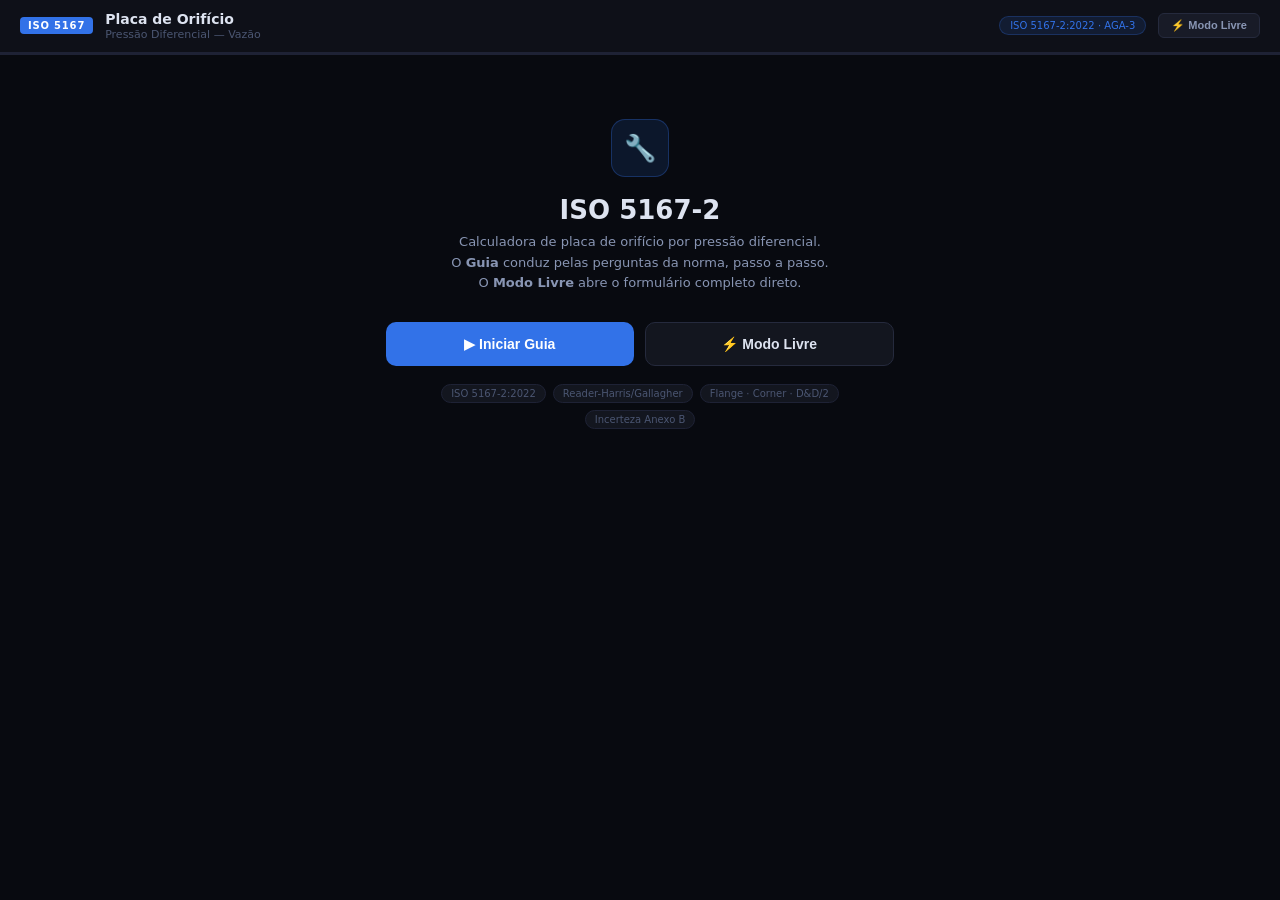
<file: iso5167_calc/templates/index.html>
<!DOCTYPE html>
<html lang="pt-BR">
<head>
<meta charset="UTF-8">
<meta name="viewport" content="width=device-width, initial-scale=1.0">
<title>ISO 5167-2 — Placa de Orifício</title>
<style>
:root {
  --bg:#080a10;--s1:#0e1018;--s2:#13161f;--s3:#181b27;
  --bd:#1e2235;--bd2:#252a3d;
  --acc:#3272e8;--acc-d:rgba(50,114,232,.13);
  --green:#10b981;--green-d:rgba(16,185,129,.13);
  --amber:#f59e0b;--amber-d:rgba(245,158,11,.13);
  --red:#ef4444;--red-d:rgba(239,68,68,.13);
  --purple:#8b5cf6;
  --t1:#dde3f0;--t2:#8895b3;--t3:#4b5672;
  --r:8px;--r2:12px;
}
*,*::before,*::after{box-sizing:border-box;margin:0;padding:0}
html{font-size:14px;height:100%}
body{background:var(--bg);color:var(--t1);font-family:'Segoe UI',system-ui,sans-serif;min-height:100vh;display:flex;flex-direction:column}

.hdr{display:flex;align-items:center;gap:12px;padding:11px 20px;border-bottom:1px solid var(--bd);background:var(--s1);position:sticky;top:0;z-index:100;flex-shrink:0;flex-wrap:wrap;row-gap:6px}
.hdr-logo{background:var(--acc);color:#fff;font-size:10px;font-weight:800;padding:3px 8px;border-radius:4px;letter-spacing:.8px;white-space:nowrap}
.hdr-title{font-size:14px;font-weight:600;line-height:1.2}
.hdr-sub{font-size:11px;color:var(--t3)}
.hdr-norm{margin-left:auto;font-size:10px;color:var(--acc);background:var(--acc-d);border:1px solid rgba(50,114,232,.25);padding:3px 10px;border-radius:20px;white-space:nowrap}
.btn-free{font-size:11px;font-weight:600;color:var(--t2);background:var(--s3);border:1px solid var(--bd2);border-radius:6px;padding:5px 12px;cursor:pointer;transition:all .15s;white-space:nowrap}
.btn-free:hover{color:var(--t1);border-color:var(--acc)}

.progress-bar{height:2px;background:var(--bd);flex-shrink:0}
.progress-fill{height:100%;background:var(--acc);transition:width .4s ease}

#wizard{flex:1;display:flex;flex-direction:column;align-items:center;padding:28px 16px 48px;overflow-y:auto}
.step-wrap{width:100%;max-width:620px}
.step-label{font-size:10px;font-weight:700;letter-spacing:1.2px;color:var(--t3);text-transform:uppercase;margin-bottom:5px}
.step-title{font-size:20px;font-weight:700;margin-bottom:4px;line-height:1.25}
.step-desc{font-size:13px;color:var(--t2);margin-bottom:24px;line-height:1.5}

.choices{display:flex;flex-direction:column;gap:9px}
.choice-card{display:flex;align-items:flex-start;gap:13px;background:var(--s2);border:1.5px solid var(--bd);border-radius:var(--r2);padding:14px;cursor:pointer;transition:all .15s;position:relative}
.choice-card:hover{border-color:var(--bd2);background:var(--s3)}
.choice-card.selected{border-color:var(--acc);background:var(--acc-d)}
.choice-card .icon{font-size:20px;width:38px;height:38px;display:flex;align-items:center;justify-content:center;background:var(--s3);border-radius:8px;flex-shrink:0}
.choice-card .lbl{font-size:13px;font-weight:600;margin-bottom:2px}
.choice-card .note{font-size:12px;color:var(--t2);line-height:1.4}
.choice-card .ref{font-size:10px;color:var(--acc);margin-top:4px;font-family:monospace}
.choice-card .chk{position:absolute;top:12px;right:12px;width:18px;height:18px;border-radius:50%;border:1.5px solid var(--bd2);display:flex;align-items:center;justify-content:center;font-size:10px;color:#fff}
.choice-card.selected .chk{background:var(--acc);border-color:var(--acc)}

.form-grid{display:grid;grid-template-columns:1fr 1fr;gap:11px}
.form-grid.g3{grid-template-columns:1fr 1fr 1fr}
.form-grid.g1{grid-template-columns:1fr}
@media(max-width:480px){.form-grid,.form-grid.g3{grid-template-columns:1fr}}

.field{display:flex;flex-direction:column;gap:4px}
.field label{font-size:11px;font-weight:600;color:var(--t2);letter-spacing:.2px}
.field-row{display:flex;gap:5px}
.field-row input{flex:1;min-width:0}
.unit-tag{background:var(--s1);border:1px solid var(--bd);border-radius:6px;padding:0 9px;font-size:11px;color:var(--t3);display:flex;align-items:center;white-space:nowrap}
input,select{background:var(--s1);border:1px solid var(--bd);color:var(--t1);border-radius:6px;padding:8px 10px;font-size:13px;width:100%;transition:border-color .15s;font-family:inherit}
input:focus,select:focus{outline:none;border-color:var(--acc)}
input[readonly]{color:var(--acc);font-weight:600;cursor:default}
.hint{font-size:10px;color:var(--t3)}

.presets{display:flex;gap:6px;flex-wrap:wrap;margin-bottom:12px}
.preset-btn{background:var(--s2);border:1px solid var(--bd);color:var(--t2);border-radius:6px;padding:6px 11px;font-size:11px;font-weight:600;cursor:pointer;transition:all .15s;text-align:center}
.preset-btn:hover{border-color:var(--bd2);color:var(--t1)}
.preset-btn.active{background:rgba(139,92,246,.15);border-color:var(--purple);color:var(--t1)}
.preset-sub{font-size:10px;color:var(--t3);display:block;font-weight:400;margin-top:1px}

.beta-display{background:var(--s3);border:1px solid var(--bd2);border-radius:8px;padding:11px 14px;display:flex;gap:20px;margin-top:6px;flex-wrap:wrap}
.bkv .k{font-size:10px;color:var(--t3);text-transform:uppercase;letter-spacing:.4px;margin-bottom:2px}
.bkv .v{font-size:15px;font-weight:700}
.bkv .v.ok{color:var(--green)}.bkv .v.warn{color:var(--amber)}.bkv .v.bad{color:var(--red)}

.sec-card{background:var(--s2);border:1px solid var(--bd);border-radius:var(--r2);padding:14px;margin-bottom:12px}
.sec-head{font-size:10px;font-weight:700;color:var(--t3);text-transform:uppercase;letter-spacing:.7px;margin-bottom:11px;display:flex;align-items:center;gap:7px}
.sec-head .dot{width:6px;height:6px;border-radius:50%;flex-shrink:0}

.nav-row{display:flex;gap:9px;margin-top:24px}
.btn-back{background:var(--s2);border:1px solid var(--bd);color:var(--t2);border-radius:8px;padding:10px 18px;font-size:13px;font-weight:600;cursor:pointer;transition:all .15s}
.btn-back:hover{border-color:var(--bd2);color:var(--t1)}
.btn-next{flex:1;background:var(--acc);border:none;color:#fff;border-radius:8px;padding:10px 18px;font-size:13px;font-weight:700;cursor:pointer;transition:opacity .15s}
.btn-next:hover{opacity:.88}
.btn-next:disabled{opacity:.35;cursor:not-allowed}
.btn-calc{flex:1;background:linear-gradient(135deg,#3272e8,#5b4ff5);border:none;color:#fff;border-radius:8px;padding:12px 18px;font-size:14px;font-weight:700;cursor:pointer;transition:opacity .15s}
.btn-calc:hover{opacity:.88}

/* Results */
#results{flex:1;padding:22px 16px 48px;display:flex;flex-direction:column;align-items:center;overflow-y:auto}
.res-wrap{width:100%;max-width:940px}

.verdict{border-radius:var(--r2);padding:16px 18px;margin-bottom:18px;display:flex;align-items:center;gap:12px;flex-wrap:wrap}
.verdict.go {background:var(--green-d);border:1.5px solid rgba(16,185,129,.35)}
.verdict.warn{background:var(--amber-d);border:1.5px solid rgba(245,158,11,.35)}
.verdict.nogo{background:var(--red-d)  ;border:1.5px solid rgba(239,68,68,.35)}
.verdict-icon{font-size:28px}
.verdict-title{font-size:18px;font-weight:800}
.verdict.go .verdict-title{color:var(--green)}.verdict.warn .verdict-title{color:var(--amber)}.verdict.nogo .verdict-title{color:var(--red)}
.verdict-sub{font-size:12px;color:var(--t2);margin-top:2px}
.btn-edit{margin-left:auto;background:var(--s2);border:1px solid var(--bd2);color:var(--t2);border-radius:6px;padding:6px 13px;font-size:12px;font-weight:600;cursor:pointer;transition:all .15s;white-space:nowrap}
.btn-edit:hover{color:var(--t1);border-color:var(--acc)}

.metrics-grid{display:grid;grid-template-columns:repeat(auto-fit,minmax(170px,1fr));gap:9px;margin-bottom:14px}
.metric{background:var(--s2);border:1px solid var(--bd);border-radius:var(--r2);padding:13px}
.metric-label{font-size:10px;color:var(--t3);text-transform:uppercase;letter-spacing:.4px;margin-bottom:5px}
.metric-val{font-size:22px;font-weight:800;line-height:1}
.metric-unit{font-size:11px;color:var(--t2);margin-top:3px}
.metric.ok .metric-val{color:var(--green)}.metric.warn .metric-val{color:var(--amber)}.metric.bad .metric-val{color:var(--red)}.metric.neu .metric-val{color:var(--t1)}

.gauge-wrap{background:var(--s2);border:1px solid var(--bd);border-radius:var(--r2);padding:14px;margin-bottom:14px}
.gauge-title{font-size:10px;color:var(--t3);text-transform:uppercase;letter-spacing:.4px;margin-bottom:11px}
.gauge-track{position:relative;background:var(--s1);border-radius:6px;height:34px;overflow:hidden;border:1px solid var(--bd)}
.gauge-fill{position:absolute;left:0;top:0;height:100%;border-radius:6px;transition:width .5s ease}
.gauge-lbl{position:absolute;inset:0;display:flex;align-items:center;justify-content:center;font-size:12px;font-weight:700;color:#fff;text-shadow:0 1px 3px rgba(0,0,0,.9);z-index:1}
.gauge-mark{position:absolute;top:0;bottom:0;width:1px;background:rgba(255,255,255,.2);z-index:2}
.gauge-marks-label{display:flex;justify-content:space-between;margin-top:4px;font-size:10px;color:var(--t3);padding:0 2px}
.gauge-range{display:grid;grid-template-columns:repeat(auto-fit,minmax(140px,1fr));gap:8px;margin-top:10px}
.gauge-kv{background:var(--s1);border-radius:6px;padding:9px 11px;border:1px solid var(--bd)}
.gauge-kv .k{font-size:10px;color:var(--t3);margin-bottom:3px}
.gauge-kv .v{font-size:14px;font-weight:700}

.criteria-list{background:var(--s2);border:1px solid var(--bd);border-radius:var(--r2);overflow:hidden;margin-bottom:14px}
.crit-head{padding:9px 13px;border-bottom:1px solid var(--bd);font-size:10px;color:var(--t3);text-transform:uppercase;letter-spacing:.7px;display:flex;gap:7px;align-items:center}
.crit{display:flex;align-items:center;gap:11px;padding:9px 13px;border-bottom:1px solid rgba(255,255,255,.025)}
.crit:last-child{border-bottom:none}
.crit-bar{width:3px;align-self:stretch;border-radius:2px;flex-shrink:0}
.crit.ok .crit-bar{background:var(--green)}.crit.warn .crit-bar{background:var(--amber)}.crit.bad .crit-bar{background:var(--red)}.crit.info .crit-bar{background:var(--acc)}
.crit-icon{font-size:13px;width:20px;text-align:center;flex-shrink:0}
.crit-name{font-size:12px;font-weight:600;color:var(--t1)}
.crit-label{flex:1;font-size:11px;color:var(--t3)}
.crit-val{font-size:12px;font-weight:600;text-align:right}
.crit.ok .crit-val{color:var(--green)}.crit.warn .crit-val{color:var(--amber)}.crit.bad .crit-val{color:var(--red)}.crit.info .crit-val{color:var(--acc)}

.cmp-wrap{background:var(--s2);border:1px solid var(--bd);border-radius:var(--r2);overflow:hidden;margin-bottom:14px}
.cmp-head{padding:9px 13px;border-bottom:1px solid var(--bd);font-size:10px;color:var(--t3);text-transform:uppercase;letter-spacing:.7px}
.cmp-table{width:100%;border-collapse:collapse;font-size:12px}
.cmp-table th{background:var(--s1);padding:7px 11px;text-align:left;color:var(--t3);font-size:10px;text-transform:uppercase;letter-spacing:.4px;border-bottom:1px solid var(--bd)}
.cmp-table td{padding:8px 11px;border-bottom:1px solid rgba(255,255,255,.025)}
.cmp-table tr:last-child td{border-bottom:none}
.cmp-table tr.cur td{background:rgba(50,114,232,.07)}
.bar-mini{display:flex;align-items:center;gap:6px}
.bar-track{flex:1;height:5px;background:var(--s1);border-radius:3px;overflow:hidden}
.bar-fill-mini{height:100%;border-radius:3px}

.unc-wrap{background:var(--s2);border:1px solid var(--bd);border-radius:var(--r2);padding:13px;margin-bottom:14px}
.unc-head{font-size:10px;color:var(--t3);text-transform:uppercase;letter-spacing:.7px;margin-bottom:9px}
.unc-grid{display:grid;grid-template-columns:repeat(auto-fit,minmax(130px,1fr));gap:7px}
.unc-item{background:var(--s1);border-radius:6px;padding:9px 11px;border:1px solid var(--bd)}
.unc-k{font-size:10px;color:var(--t3);margin-bottom:2px}
.unc-v{font-size:14px;font-weight:700}

/* Welcome */
.welcome-wrap{display:flex;flex-direction:column;align-items:center;text-align:center;padding:36px 16px;max-width:540px;margin:0 auto}
.welcome-logo{width:58px;height:58px;background:var(--acc-d);border:1px solid rgba(50,114,232,.3);border-radius:14px;display:flex;align-items:center;justify-content:center;font-size:26px;margin-bottom:18px}
.welcome-title{font-size:26px;font-weight:800;margin-bottom:7px}
.welcome-sub{font-size:13px;color:var(--t2);line-height:1.6;margin-bottom:28px}
.welcome-actions{display:flex;gap:11px;width:100%;flex-wrap:wrap}
.btn-wizard{flex:1;min-width:150px;background:var(--acc);border:none;color:#fff;border-radius:10px;padding:13px 18px;font-size:14px;font-weight:700;cursor:pointer;transition:opacity .15s}
.btn-wizard:hover{opacity:.88}
.btn-libre{flex:1;min-width:150px;background:var(--s2);border:1.5px solid var(--bd2);color:var(--t1);border-radius:10px;padding:13px 18px;font-size:14px;font-weight:600;cursor:pointer;transition:all .15s}
.btn-libre:hover{border-color:var(--acc)}
.norm-badges{display:flex;gap:7px;margin-top:18px;flex-wrap:wrap;justify-content:center}
.norm-badge{font-size:10px;color:var(--t3);background:var(--s2);border:1px solid var(--bd);border-radius:20px;padding:3px 9px}

/* Free mode */
#free-mode{flex:1;display:grid;grid-template-columns:320px 1fr;overflow:hidden}
@media(max-width:800px){#free-mode{grid-template-columns:1fr;overflow:visible}}
.free-sidebar{border-right:1px solid var(--bd);padding:16px;overflow-y:auto;display:flex;flex-direction:column;gap:10px;background:var(--s1)}
.free-results{padding:18px;overflow-y:auto;background:var(--bg)}
.toggle-row{display:flex;gap:7px}
.toggle-btn{flex:1;padding:7px;border-radius:6px;border:1px solid var(--bd);background:transparent;color:var(--t2);cursor:pointer;font-size:12px;font-weight:600;transition:all .15s}
.toggle-btn.active{background:var(--acc);border-color:var(--acc);color:#fff}
.tag-iso{font-size:10px;background:var(--acc-d);color:var(--acc);border:1px solid rgba(50,114,232,.25);border-radius:4px;padding:1px 5px;font-family:monospace}
.divider{height:1px;background:var(--bd);margin:3px 0}
.hidden{display:none!important}
</style>
</head>
<body>

<header class="hdr">
  <div class="hdr-logo">ISO 5167</div>
  <div><div class="hdr-title">Placa de Orifício</div><div class="hdr-sub">Pressão Diferencial — Vazão</div></div>
  <div class="hdr-norm">ISO 5167-2:2022 · AGA-3</div>
  <button class="btn-free" onclick="showFree()">⚡ Modo Livre</button>
</header>
<div class="progress-bar"><div class="progress-fill" id="prog" style="width:0%"></div></div>

<!-- WIZARD -->
<div id="wizard">

  <!-- S0: Welcome -->
  <div class="welcome-wrap" id="s0">
    <div class="welcome-logo">🔧</div>
    <div class="welcome-title">ISO 5167-2</div>
    <div class="welcome-sub">Calculadora de placa de orifício por pressão diferencial.<br>
      O <strong>Guia</strong> conduz pelas perguntas da norma, passo a passo.<br>
      O <strong>Modo Livre</strong> abre o formulário completo direto.</div>
    <div class="welcome-actions">
      <button class="btn-wizard" onclick="startWizard()">▶ Iniciar Guia</button>
      <button class="btn-libre" onclick="showFree()">⚡ Modo Livre</button>
    </div>
    <div class="norm-badges">
      <span class="norm-badge">ISO 5167-2:2022</span>
      <span class="norm-badge">Reader-Harris/Gallagher</span>
      <span class="norm-badge">Flange · Corner · D&amp;D/2</span>
      <span class="norm-badge">Incerteza Anexo B</span>
    </div>
  </div>

  <!-- S1: Mode -->
  <div class="step-wrap hidden" id="s1">
    <div class="step-label">Passo 1 de 6</div>
    <div class="step-title">O que deseja calcular?</div>
    <div class="step-desc">Selecione o sentido do cálculo conforme o dado disponível.</div>
    <div class="choices">
      <div class="choice-card" id="c-QdP" onclick="pick('mode','Q_dP','c-QdP')">
        <div class="icon">↓</div><div>
        <div class="lbl">ΔP a partir da Vazão</div>
        <div class="note">Tenho a vazão esperada e quero verificar se o ΔP gerado fica dentro da faixa do transmissor.</div>
        <div class="ref">ISO 5167-2 §5.1 — Equação de vazão mássica</div></div>
        <div class="chk">✓</div>
      </div>
      <div class="choice-card" id="c-dPQ" onclick="pick('mode','dP_Q','c-dPQ')">
        <div class="icon">↑</div><div>
        <div class="lbl">Vazão a partir do ΔP</div>
        <div class="note">Conheço o ΔP medido ou o fundo de escala e quero determinar a vazão correspondente.</div>
        <div class="ref">ISO 5167-2 §5.1 — ΔP → q_m iterativo</div></div>
        <div class="chk">✓</div>
      </div>
      <div class="choice-card" id="c-OPT" onclick="pick('mode','optimal','c-OPT')">
        <div class="icon">★</div><div>
        <div class="lbl">Seleção de Placa Ótima</div>
        <div class="note">Quero varrer as opções de β e encontrar o diâmetro que posiciona o ΔP no centro da escala (50%).</div>
        <div class="ref">ISO 5167-2 §5.1.1 — 0.10 ≤ β ≤ 0.75</div></div>
        <div class="chk">✓</div>
      </div>
    </div>
    <div class="nav-row">
      <button class="btn-back" onclick="goStep(0)">← Voltar</button>
      <button class="btn-next" id="n1" onclick="goStep(2)" disabled>Próximo →</button>
    </div>
  </div>

  <!-- S2: Fluid -->
  <div class="step-wrap hidden" id="s2">
    <div class="step-label">Passo 2 de 6</div>
    <div class="step-title">Qual é o fluido?</div>
    <div class="step-desc">Fluidos compressíveis exigem o fator de expansão Y (ISO 5167-2 §7.1.3).</div>
    <div class="choices">
      <div class="choice-card" id="c-gas" onclick="pick('fluid','gas','c-gas')">
        <div class="icon">⛽</div><div>
        <div class="lbl">Gás (compressível)</div>
        <div class="note">Gás natural, CO₂, vapor, ar, etc. Usa fator de expansão Y e compressibilidade real Z.</div>
        <div class="ref">ISO 5167-2 §7.1.3 — Y = 1 − (0.351 + 0.256β⁴ + 0.93β⁸)(1 − τ^(1/κ))</div></div>
        <div class="chk">✓</div>
      </div>
      <div class="choice-card" id="c-liq" onclick="pick('fluid','liquid','c-liq')">
        <div class="icon">💧</div><div>
        <div class="lbl">Líquido (incompressível)</div>
        <div class="note">Óleo, água, condensado, etc. Fator de expansão Y = 1,0.</div>
        <div class="ref">ISO 5167-2 §7.1.3 — Y = 1.0 para líquidos</div></div>
        <div class="chk">✓</div>
      </div>
    </div>
    <div class="nav-row">
      <button class="btn-back" onclick="goStep(1)">← Voltar</button>
      <button class="btn-next" id="n2" onclick="goStep(3)" disabled>Próximo →</button>
    </div>
  </div>

  <!-- S3: Tap -->
  <div class="step-wrap hidden" id="s3">
    <div class="step-label">Passo 3 de 6</div>
    <div class="step-title">Tipo de tomada de pressão</div>
    <div class="step-desc">Define L₁ e L₂' na equação RHG para Cd.</div>
    <div class="choices">
      <div class="choice-card" id="c-flange" onclick="pick('tap','flange','c-flange')">
        <div class="icon">🔩</div><div>
        <div class="lbl">Flange Taps <span class="tag-iso">mais comum</span></div>
        <div class="note">Tomadas nas flanges, a 25,4 mm da face da placa. Aplicação mais difundida na indústria de O&amp;G.</div>
        <div class="ref">ISO 5167-2 §5.1.4.1 — L₁ = L₂' = 25.4/D</div></div>
        <div class="chk">✓</div>
      </div>
      <div class="choice-card" id="c-corner" onclick="pick('tap','corner','c-corner')">
        <div class="icon">◧</div><div>
        <div class="lbl">Corner Taps</div>
        <div class="note">Tomadas anulares na face da placa (L₁ = L₂' = 0). Precisão elevada para β pequeno.</div>
        <div class="ref">ISO 5167-2 §5.1.4.2 — L₁ = L₂' = 0</div></div>
        <div class="chk">✓</div>
      </div>
      <div class="choice-card" id="c-DandD2" onclick="pick('tap','DandD2','c-DandD2')">
        <div class="icon">📏</div><div>
        <div class="lbl">D e D/2 (Radius Taps)</div>
        <div class="note">Tomada a montante = D, a jusante = D/2 a partir da placa.</div>
        <div class="ref">ISO 5167-2 §5.1.4.3 — L₁ = 1.0 · L₂' = 0.47</div></div>
        <div class="chk">✓</div>
      </div>
    </div>
    <div class="nav-row">
      <button class="btn-back" onclick="goStep(2)">← Voltar</button>
      <button class="btn-next" id="n3" onclick="goStep(4)" disabled>Próximo →</button>
    </div>
  </div>

  <!-- S4: Geometry -->
  <div class="step-wrap hidden" id="s4">
    <div class="step-label">Passo 4 de 6</div>
    <div class="step-title">Tubulação e Placa</div>
    <div class="step-desc">Diâmetros internos a 20 °C. Use presets ou insira manualmente.</div>
    <div class="presets" id="plate-presets">
      <button class="preset-btn" onclick="loadPreset(102.26,21.10,'p17')">PPT-17<span class="preset-sub">d = 21.10 mm</span></button>
      <button class="preset-btn" onclick="loadPreset(102.26,30.73,'p50')">PPT-50<span class="preset-sub">d = 30.73 mm</span></button>
      <button class="preset-btn" onclick="loadPreset(102.26,41.33,'p51')">PPT-51<span class="preset-sub">d = 41.33 mm</span></button>
      <button class="preset-btn" onclick="loadPreset(null,null,'custom')">Personalizado</button>
    </div>
    <div class="sec-card">
      <div class="form-grid">
        <div class="field">
          <label>D — Diâmetro Interno da Tubulação</label>
          <div class="field-row"><input type="number" id="w-D" value="102.26" step="0.01" min="10" oninput="updateBeta()"><span class="unit-tag">mm</span></div>
          <span class="hint">Válido: 50–1000 mm  (ISO 5167-2 §5.1.1)</span>
        </div>
        <div class="field">
          <label>d — Diâmetro do Orifício</label>
          <div class="field-row"><input type="number" id="w-d" value="30.73" step="0.01" min="1" oninput="updateBeta()"><span class="unit-tag">mm</span></div>
          <span class="hint">Ou insira β abaixo para calcular d</span>
        </div>
        <div class="field">
          <label>β — Inserir diretamente (opcional)</label>
          <input type="number" id="w-beta-in" value="" step="0.001" min="0.10" max="0.75" placeholder="ex: 0.400" oninput="betaToD()">
          <span class="hint">0.10 ≤ β ≤ 0.75</span>
        </div>
        <div class="field">
          <label>T ref. (informativo)</label>
          <div class="field-row"><input type="number" id="w-tref" value="20" step="1"><span class="unit-tag">°C</span></div>
        </div>
      </div>
    </div>
    <div class="beta-display" id="beta-disp">
      <div class="bkv"><div class="k">β (d/D)</div><div class="v" id="bd-beta">—</div></div>
      <div class="bkv"><div class="k">Status</div><div class="v" id="bd-stat">—</div></div>
      <div class="bkv"><div class="k">Ev</div><div class="v" id="bd-ev">—</div></div>
      <div class="bkv"><div class="k">A_or (mm²)</div><div class="v" id="bd-area">—</div></div>
    </div>
    <div class="nav-row">
      <button class="btn-back" onclick="goStep(3)">← Voltar</button>
      <button class="btn-next" onclick="goStep(5)">Próximo →</button>
    </div>
  </div>

  <!-- S5: Conditions -->
  <div class="step-wrap hidden" id="s5">
    <div class="step-label">Passo 5 de 6</div>
    <div class="step-title">Condições Operacionais</div>
    <div class="step-desc" id="s5-desc">Condições de processo na tomada P₁ (montante).</div>
    <!-- Gas -->
    <div id="cond-gas">
      <div class="sec-card">
        <div class="sec-head"><span class="dot" style="background:var(--acc)"></span>Processo</div>
        <div class="form-grid">
          <div class="field"><label>P₁ — Pressão Absoluta Montante</label>
            <div class="field-row"><input type="number" id="w-P1" value="3000" step="10"><span class="unit-tag">kPa abs</span></div></div>
          <div class="field"><label>T₁ — Temperatura</label>
            <div class="field-row"><input type="number" id="w-T1" value="40" step="1"><span class="unit-tag">°C</span></div></div>
        </div>
      </div>
      <div class="sec-card">
        <div class="sec-head"><span class="dot" style="background:var(--purple)"></span>Propriedades do Gás</div>
        <div class="form-grid g3">
          <div class="field"><label>γ (grav. esp. / ar)</label>
            <input type="number" id="w-gamma" value="0.65" step="0.01"><span class="hint">ar = 1.0</span></div>
          <div class="field"><label>Z (compressibilidade)</label>
            <input type="number" id="w-Z" value="0.88" step="0.01"><span class="hint">condições de operação</span></div>
          <div class="field"><label>κ (exp. isentrópico)</label>
            <input type="number" id="w-kappa" value="1.27" step="0.01"><span class="hint">≈ 1.27 gás natural</span></div>
          <div class="field"><label>μ — Viscosidade</label>
            <div class="field-row"><input type="number" id="w-mu" value="0.012" step="0.001"><span class="unit-tag">cP</span></div></div>
        </div>
      </div>
      <div class="sec-card" id="card-Qg">
        <div class="sec-head"><span class="dot" style="background:var(--green)"></span>Vazão de Gás</div>
        <div class="form-grid g1">
          <div class="field"><label>Qg</label>
            <div class="field-row"><input type="number" id="w-Qg" value="50000" step="1000"><span class="unit-tag">Sm³/d</span></div>
            <span class="hint">Condições padrão: 20 °C · 101,325 kPa · Z=1</span></div>
        </div>
      </div>
      <div class="sec-card hidden" id="card-dPg">
        <div class="sec-head"><span class="dot" style="background:var(--green)"></span>ΔP Conhecido</div>
        <div class="field"><label>ΔP</label>
          <div class="field-row"><input type="number" id="w-dP-gas" value="12.5" step="0.5"><span class="unit-tag">kPa</span></div></div>
      </div>
    </div>
    <!-- Liquid -->
    <div id="cond-liq" class="hidden">
      <div class="sec-card">
        <div class="sec-head"><span class="dot" style="background:var(--acc)"></span>Propriedades do Líquido</div>
        <div class="form-grid">
          <div class="field"><label>ρ — Densidade</label>
            <div class="field-row"><input type="number" id="w-rho" value="850" step="1"><span class="unit-tag">kg/m³</span></div></div>
          <div class="field"><label>μ — Viscosidade</label>
            <div class="field-row"><input type="number" id="w-mu-liq" value="2.5" step="0.1"><span class="unit-tag">cP</span></div></div>
        </div>
      </div>
      <div class="sec-card" id="card-Ql">
        <div class="sec-head"><span class="dot" style="background:var(--green)"></span>Vazão de Líquido</div>
        <div class="field"><label>Ql</label>
          <div class="field-row"><input type="number" id="w-Ql" value="30" step="1"><span class="unit-tag">m³/h</span></div></div>
      </div>
      <div class="sec-card hidden" id="card-dPl">
        <div class="sec-head"><span class="dot" style="background:var(--green)"></span>ΔP Conhecido</div>
        <div class="field"><label>ΔP</label>
          <div class="field-row"><input type="number" id="w-dP-liq" value="12.5" step="0.5"><span class="unit-tag">kPa</span></div></div>
      </div>
    </div>
    <div class="nav-row">
      <button class="btn-back" onclick="goStep(4)">← Voltar</button>
      <button class="btn-next" onclick="goStep(6)">Próximo →</button>
    </div>
  </div>

  <!-- S6: Instrument -->
  <div class="step-wrap hidden" id="s6">
    <div class="step-label">Passo 6 de 6</div>
    <div class="step-title">Transmissor de ΔP</div>
    <div class="step-desc">Configure a faixa e incerteza do instrumento instalado.</div>
    <div class="sec-card">
      <div class="sec-head"><span class="dot" style="background:var(--amber)"></span>Faixa do Transmissor</div>
      <div class="form-grid">
        <div class="field"><label>URV — Fundo de Escala</label>
          <div class="field-row"><input type="number" id="w-urv" value="25" step="5" min="1"><span class="unit-tag">kPa</span></div></div>
        <div class="field"><label>LRV — Zero</label>
          <div class="field-row"><input type="number" id="w-lrv" value="0" step="1" min="0"><span class="unit-tag">kPa</span></div></div>
        <div class="field"><label>Incerteza do Transmissor</label>
          <div class="field-row"><input type="number" id="w-unc-dp" value="0.1" step="0.05"><span class="unit-tag">%FS</span></div>
          <span class="hint">Típico: 0.065–0.1 %FS</span></div>
        <div class="field"><label>Incerteza do Diâmetro δd</label>
          <div class="field-row"><input type="number" id="w-unc-d" value="0.05" step="0.01"><span class="unit-tag">mm</span></div>
          <span class="hint">Tolerância de fabricação</span></div>
      </div>
    </div>
    <div class="sec-card">
      <div class="sec-head"><span class="dot" style="background:var(--t3)"></span>Limites de operação — ISO 5167-2</div>
      <div style="font-size:12px;color:var(--t2);line-height:1.9">
        ✅ Faixa ideal do ΔP: <strong>20–80 %</strong> da escala do transmissor<br>
        ⚠  Aceitável: <strong>10–90 %</strong><br>
        ✅ β ideal: <strong>0,30–0,65</strong>  · Norma: <strong>0,10–0,75</strong><br>
        ✅ Re_D mínimo: depende de β e tipo de tap (ISO 5167-2 Tabela 1)
      </div>
    </div>
    <div class="nav-row">
      <button class="btn-back" onclick="goStep(5)">← Voltar</button>
      <button class="btn-calc" onclick="runCalc()">▶ Calcular</button>
    </div>
  </div>

</div><!-- /wizard -->

<!-- RESULTS -->
<div id="results" class="hidden"></div>

<!-- FREE MODE -->
<div id="free-mode" class="hidden">
  <div class="free-sidebar">
    <div class="sec-card" style="margin-bottom:0">
      <div class="sec-head"><span class="dot" style="background:var(--acc)"></span>Fluido</div>
      <div class="toggle-row">
        <button class="toggle-btn active" id="fb-gas" onclick="setFreeFluid('gas')">⛽ Gás</button>
        <button class="toggle-btn" id="fb-liq" onclick="setFreeFluid('liquid')">💧 Líquido</button>
      </div>
    </div>
    <div class="sec-card" style="margin-bottom:0">
      <div class="sec-head"><span class="dot" style="background:var(--purple)"></span>Placa &amp; Tubulação</div>
      <div class="presets">
        <button class="preset-btn" onclick="freePreset(102.26,21.10,'fp17')">PPT-17<span class="preset-sub">21.10 mm</span></button>
        <button class="preset-btn" onclick="freePreset(102.26,30.73,'fp50')">PPT-50<span class="preset-sub">30.73 mm</span></button>
        <button class="preset-btn" onclick="freePreset(102.26,41.33,'fp51')">PPT-51<span class="preset-sub">41.33 mm</span></button>
      </div>
      <div class="form-grid">
        <div class="field"><label>D (mm)</label><input type="number" id="f-D" value="102.26" step="0.01" oninput="freeUpdateBeta()"></div>
        <div class="field"><label>d (mm)</label><input type="number" id="f-d" value="30.73" step="0.01" oninput="freeUpdateBeta()"></div>
        <div class="field"><label>β</label><input type="text" id="f-beta" value="0.3006" readonly></div>
        <div class="field"><label>Tap</label>
          <select id="f-tap">
            <option value="flange">Flange taps</option>
            <option value="corner">Corner taps</option>
            <option value="DandD2">D e D/2</option>
          </select>
        </div>
      </div>
    </div>
    <div class="sec-card" style="margin-bottom:0">
      <div class="sec-head"><span class="dot" style="background:var(--green)"></span>Modo de Cálculo</div>
      <div class="toggle-row">
        <button class="toggle-btn active" id="fm-QdP" onclick="setFreeMode('Q_dP')">Q → ΔP</button>
        <button class="toggle-btn" id="fm-dPQ" onclick="setFreeMode('dP_Q')">ΔP → Q</button>
        <button class="toggle-btn" id="fm-OPT" onclick="setFreeMode('optimal')">Ótimo</button>
      </div>
    </div>
    <!-- gas cond -->
    <div id="fg-gas">
      <div class="sec-card" style="margin-bottom:0">
        <div class="sec-head"><span class="dot" style="background:var(--acc)"></span>Processo</div>
        <div class="form-grid">
          <div class="field"><label>P₁ (kPa abs)</label><input type="number" id="f-P1" value="3000" step="10"></div>
          <div class="field"><label>T₁ (°C)</label><input type="number" id="f-T1" value="40"></div>
          <div class="field"><label>γ</label><input type="number" id="f-gamma" value="0.65" step="0.01"></div>
          <div class="field"><label>Z</label><input type="number" id="f-Z" value="0.88" step="0.01"></div>
          <div class="field"><label>κ</label><input type="number" id="f-kappa" value="1.27" step="0.01"></div>
          <div class="field"><label>μ (cP)</label><input type="number" id="f-mu" value="0.012" step="0.001"></div>
        </div>
      </div>
      <div class="sec-card" id="fg-Qg" style="margin-bottom:0">
        <div class="sec-head"><span class="dot" style="background:var(--green)"></span>Vazão</div>
        <div class="field"><label>Qg (Sm³/d)</label><input type="number" id="f-Qg" value="50000" step="1000"></div>
      </div>
      <div class="sec-card hidden" id="fg-dPg" style="margin-bottom:0">
        <div class="sec-head"><span class="dot" style="background:var(--green)"></span>ΔP Conhecido</div>
        <div class="field"><label>ΔP (kPa)</label><input type="number" id="f-dPg" value="12.5" step="0.5"></div>
      </div>
    </div>
    <!-- liq cond -->
    <div id="fg-liq" class="hidden">
      <div class="sec-card" style="margin-bottom:0">
        <div class="sec-head"><span class="dot" style="background:var(--acc)"></span>Propriedades</div>
        <div class="form-grid">
          <div class="field"><label>ρ (kg/m³)</label><input type="number" id="f-rho" value="850"></div>
          <div class="field"><label>μ (cP)</label><input type="number" id="f-mu-liq" value="2.5" step="0.1"></div>
        </div>
      </div>
      <div class="sec-card" id="fg-Ql" style="margin-bottom:0">
        <div class="sec-head"><span class="dot" style="background:var(--green)"></span>Vazão</div>
        <div class="field"><label>Ql (m³/h)</label><input type="number" id="f-Ql" value="30"></div>
      </div>
      <div class="sec-card hidden" id="fg-dPl" style="margin-bottom:0">
        <div class="sec-head"><span class="dot" style="background:var(--green)"></span>ΔP Conhecido</div>
        <div class="field"><label>ΔP (kPa)</label><input type="number" id="f-dPl" value="12.5" step="0.5"></div>
      </div>
    </div>
    <!-- instrument -->
    <div class="sec-card" style="margin-bottom:0">
      <div class="sec-head"><span class="dot" style="background:var(--amber)"></span>Transmissor ΔP</div>
      <div class="form-grid">
        <div class="field"><label>URV (kPa)</label><input type="number" id="f-urv" value="25" step="5"></div>
        <div class="field"><label>LRV (kPa)</label><input type="number" id="f-lrv" value="0"></div>
        <div class="field"><label>Incerteza (%FS)</label><input type="number" id="f-unc-dp" value="0.1" step="0.05"></div>
        <div class="field"><label>δd (mm)</label><input type="number" id="f-unc-d" value="0.05" step="0.01"></div>
      </div>
    </div>
    <button class="btn-calc" onclick="runFreeCalc()">▶ Calcular</button>
    <button class="btn-back" onclick="showWizard()" style="text-align:center">← Voltar ao Guia</button>
  </div>
  <div class="free-results" id="free-results">
    <div style="text-align:center;padding:60px 20px;color:var(--t3)">
      <div style="font-size:36px;margin-bottom:12px">📐</div>
      <div style="font-size:13px">Preencha os parâmetros e clique em <strong>Calcular</strong></div>
    </div>
  </div>
</div>

<script>
// ═══════════════════════════════════════════════════
// ISO 5167-2 ENGINE
// ═══════════════════════════════════════════════════
const R=8314.46,MAIR=28.9647,TSTD=293.15,PSTD=101325;

function tapL(tap,D){
  if(tap==='corner') return [0,0];
  if(tap==='DandD2') return [1.0,0.47];
  return [25.4/D,25.4/D]; // flange default
}
function Cd_RHG(b,Re,D,tap='flange'){
  Re=Math.max(Re,10);
  const[L1,L2p]=tapL(tap,D);
  const A=(19000*b/Re)**0.8;
  const M2p=L2p>0?2*L2p/(1-b):0;
  let C=0.5961+0.0261*b**2-0.216*b**8
    +0.000521*(1e6*b/Re)**0.7
    +(0.0188+0.0063*A)*b**3.5*(1e6/Re)**0.3
    +(0.043+0.080*Math.exp(-10*L1)-0.123*Math.exp(-7*L1))*(1-0.11*A)*b**4/(1-b**4);
  if(M2p>0) C-=0.031*(M2p-0.8*M2p**1.1)*b**1.3;
  if(D<71.12) C+=0.011*(0.75-b)*(2.8-D/25.4);
  return C;
}
function Yf(b,dP,P1,k){
  if(!dP||!P1) return 1;
  const tau=dP/P1; if(tau>=1) return 0.5;
  return 1-(0.351+0.256*b**4+0.93*b**8)*(1-(1-tau)**(1/k));
}
const Ev=b=>1/Math.sqrt(1-b**4);
const ReD=(qm,D,mu)=>4*qm/(Math.PI*D*mu);
const gasDens=(P,T,g,Z)=>P*g*MAIR/(Z*R*T);
const rhoStd=g=>PSTD*g*MAIR/(R*TSTD);

function Q2dP(qm,D,d,rho,mu,isG,P1,k,tap){
  const b=d/D,Ad=Math.PI/4*d*d,ev=Ev(b),mu_=mu*1e-3;
  let C=0.606,Y=1,dP=0;
  for(let i=0;i<30;i++){const p=dP;
    dP=(qm/(C*ev*Y*Ad))**2/(2*rho);
    C=Cd_RHG(b,ReD(qm,D,mu_),D*1e3,tap);
    if(isG)Y=Yf(b,dP,P1,k);
    if(Math.abs(dP-p)<1e-7)break;}
  return{dP_Pa:dP,C,Y,Ev:ev,ReD:ReD(qm,D,mu_),b};
}
function dP2Q(dP,D,d,rho,mu,isG,P1,k,tap){
  const b=d/D,Ad=Math.PI/4*d*d,ev=Ev(b),mu_=mu*1e-3;
  let C=0.606,Y=1,qm=0;
  for(let i=0;i<40;i++){const pc=C,py=Y;
    if(isG)Y=Yf(b,dP,P1,k);
    qm=C*ev*Y*Ad*Math.sqrt(2*dP*rho);
    C=Cd_RHG(b,ReD(qm,D,mu_),D*1e3,tap);
    if(Math.abs(C-pc)<1e-8&&Math.abs(Y-py)<1e-8)break;}
  return{qm_kgs:qm,C,Y,Ev:ev,ReD:ReD(qm,D,mu_),b};
}
function uncertainty(b,Cd,Y,dP,P1,isG,dUnc,dMm,dpUncPct,dpSpan){
  const uCd=b<=.2?.007:b<=.6?.005:b<=.75?b/60:.013;
  const uEv=b**4/(1-b**4)*.001;
  const uY=isG&&P1?Math.abs(4*dP/(P1*1.27)*.01):0;
  const ud=2*(dUnc/dMm);
  const udp=dP>0?.5*(dpUncPct/100*dpSpan/dP):.01;
  return{tot:Math.sqrt(uCd**2+uEv**2+uY**2+ud**2+udp**2)*100,uCd:uCd*100,uEv:uEv*100,uY:uY*100,ud:ud*100,udp:udp*100};
}
function reMin(b,tap){
  if(tap==='flange') return b<=.6?5000:10000;
  if(tap==='corner') return b<=.56?5000:Math.round(16000*b**2);
  return b<=.56?10000:Math.round(16000*b**2);
}

// ═══════════════════════════════════════════════════
// WIZARD STATE
// ═══════════════════════════════════════════════════
const W={step:0,mode:null,fluid:null,tap:null};
const STEPS_TOTAL=6;

function goStep(n){
  document.querySelectorAll('#wizard>div').forEach(el=>el.classList.add('hidden'));
  const el=document.getElementById('s'+n); if(el)el.classList.remove('hidden');
  W.step=n;
  document.getElementById('prog').style.width=(n===0?0:Math.min(100,Math.round(n/STEPS_TOTAL*100)))+'%';
  document.getElementById('wizard').scrollTop=0;
  if(n===5)updateStep5();
}
function startWizard(){document.getElementById('s0').classList.add('hidden');goStep(1);}
function showWizard(){
  document.getElementById('wizard').classList.remove('hidden');
  document.getElementById('results').classList.add('hidden');
  document.getElementById('free-mode').classList.add('hidden');
  goStep(W.step||0);
}
function showFree(){
  document.getElementById('wizard').classList.add('hidden');
  document.getElementById('results').classList.add('hidden');
  document.getElementById('free-mode').classList.remove('hidden');
  document.getElementById('prog').style.width='100%';
  freeUpdateBeta();
}

const GROUPS={mode:['c-QdP','c-dPQ','c-OPT'],fluid:['c-gas','c-liq'],tap:['c-flange','c-corner','c-DandD2']};
const NEXT_BTN={mode:'n1',fluid:'n2',tap:'n3'};

function pick(key,val,cardId){
  W[key]=val;
  GROUPS[key].forEach(id=>{const c=document.getElementById(id);if(c){c.classList.remove('selected');c.querySelector('.chk').textContent=''}});
  const card=document.getElementById(cardId);
  if(card){card.classList.add('selected');card.querySelector('.chk').textContent='✓';}
  const nb=document.getElementById(NEXT_BTN[key]);
  if(nb)nb.removeAttribute('disabled');
}

function updateStep5(){
  const isG=W.fluid==='gas', isDPQ=W.mode==='dP_Q';
  document.getElementById('cond-gas').classList.toggle('hidden',!isG);
  document.getElementById('cond-liq').classList.toggle('hidden',isG);
  if(isG){document.getElementById('card-Qg').classList.toggle('hidden',isDPQ);document.getElementById('card-dPg').classList.toggle('hidden',!isDPQ);}
  else{document.getElementById('card-Ql').classList.toggle('hidden',isDPQ);document.getElementById('card-dPl').classList.toggle('hidden',!isDPQ);}
}

function updateBeta(){
  const D=parseFloat(document.getElementById('w-D').value)||0;
  const d=parseFloat(document.getElementById('w-d').value)||0;
  if(!D||!d||d>=D)return;
  const b=d/D,ev=Ev(b),Ad=Math.PI/4*(d/1e3)**2*1e6;
  document.getElementById('bd-beta').textContent=b.toFixed(4);
  const cls=b>=.3&&b<=.65?'ok':b>=.1&&b<=.75?'warn':'bad';
  document.getElementById('bd-beta').className='v '+cls;
  document.getElementById('bd-stat').className='v '+cls;
  document.getElementById('bd-stat').textContent=b>=.3&&b<=.65?'Ideal ✓':b>=.1&&b<=.75?'Aceitável ⚠':'Fora da norma ✗';
  document.getElementById('bd-ev').textContent=ev.toFixed(4);
  document.getElementById('bd-area').textContent=Ad.toFixed(2);
  document.getElementById('w-beta-in').value='';
}
function betaToD(){
  const b=parseFloat(document.getElementById('w-beta-in').value);
  const D=parseFloat(document.getElementById('w-D').value)||102.26;
  if(!b||b<.05||b>.95)return;
  document.getElementById('w-d').value=(b*D).toFixed(2);updateBeta();
}
function loadPreset(D,d,pid){
  document.querySelectorAll('#plate-presets .preset-btn').forEach(b=>b.classList.remove('active'));
  const btn=document.querySelector('#plate-presets .preset-btn[onclick*="\''+pid+'\'"]');
  if(btn)btn.classList.add('active');
  if(D)document.getElementById('w-D').value=D;
  if(d)document.getElementById('w-d').value=d;
  updateBeta();
}

// ═══════════════════════════════════════════════════
// COMPUTE
// ═══════════════════════════════════════════════════
function compute(cfg){
  const{D,d,isGas,tap,urv,lrv,unc_dp,unc_d}=cfg;
  const dpSpan=(urv-lrv)*1000;
  const Dm=D/1e3,dm=d/1e3;
  let P1=0,T1K=0,rho1=0,mu_cP=0,kappa=1.27;
  if(isGas){P1=cfg.P1_kPa*1000;T1K=cfg.T1_C+273.15;rho1=gasDens(P1,T1K,cfg.gamma,cfg.Z);mu_cP=cfg.mu_cP;kappa=cfg.kappa;}
  else{rho1=cfg.rho;mu_cP=cfg.mu_cP;}
  const mu=mu_cP*1e-3;

  let res,qm,dP;
  if(cfg.mode==='dP_Q'){
    dP=cfg.dP_kPa*1000;
    res=dP2Q(dP,Dm,dm,rho1,mu_cP,isGas,P1,kappa,tap);
    qm=res.qm_kgs;
  } else {
    if(isGas){qm=cfg.Q_sm3d*rhoStd(cfg.gamma)/86400;}
    else{qm=rho1*cfg.Q_m3h/3600;}
    res=Q2dP(qm,Dm,dm,rho1,mu_cP,isGas,P1,kappa,tap);
    dP=res.dP_Pa;
  }

  const b=res.b,Cd=res.C,Y=res.Y,re=res.ReD;
  const pct=(dP-lrv*1000)/dpSpan*100;

  const r100=dP2Q(dpSpan,Dm,dm,rho1,mu_cP,isGas,P1,kappa,tap);
  const r20 =dP2Q(dpSpan*.2,Dm,dm,rho1,mu_cP,isGas,P1,kappa,tap);
  let Qop,Q100,Q20,Qu;
  if(isGas){const k=86400/rhoStd(cfg.gamma);Qop=qm*k;Q100=r100.qm_kgs*k;Q20=r20.qm_kgs*k;Qu='Sm³/d';}
  else{const k=3600/rho1;Qop=qm*k;Q100=r100.qm_kgs*k;Q20=r20.qm_kgs*k;Qu='m³/h';}

  const unc=uncertainty(b,Cd,Y,dP,P1,isGas,unc_d,d,unc_dp,dpSpan);
  const dp_ok=pct>=20&&pct<=80,dp_warn=!dp_ok&&pct>=10&&pct<=90;
  const b_ideal=b>=.3&&b<=.65,b_ok=b>=.1&&b<=.75;
  const rmin=reMin(b,tap),re_ok=re>=rmin,re_ideal=re>=20000;
  const Y_ok=!isGas||Y>=.9,dpr_ok=!isGas||(dP/P1)<=.25;
  const states=[];
  if(!dp_ok&&!dp_warn)states.push('bad');else if(!dp_ok)states.push('warn');
  if(!b_ok)states.push('bad');else if(!b_ideal)states.push('warn');
  if(!re_ok)states.push('bad');else if(!re_ideal)states.push('warn');
  if(!Y_ok)states.push('warn');
  const global=states.includes('bad')?'nogo':states.includes('warn')?'warn':'go';

  // β sweep
  const sweep=[];
  for(let bv=0.10;bv<=0.76;bv+=0.025){
    const dv=bv*D; if(dv<5||dv>D-5)continue;
    const sr=Q2dP(qm,Dm,dv/1e3,rho1,mu_cP,isGas,P1,kappa,tap);
    const p=(sr.dP_Pa-lrv*1000)/dpSpan*100;
    sweep.push({b:bv,d:dv,dP_kPa:sr.dP_Pa/1e3,p,re:sr.ReD,Cd:sr.C,ok:p>=20&&p<=80&&bv>=.1&&bv<=.75});
  }

  return{b,Cd,Y,Ev:res.Ev,ReD:re,rho1,D,d,dP_Pa:dP,dP_kPa:dP/1e3,pct,Qop,Q100,Q20,Qu,turndown:Q100/Q20,
    unc,global,isGas,dp_ok,dp_warn,b_ok,b_ideal,re_ok,re_ideal,Y_ok,dpr_ok,rmin,urv,lrv,dpSpan:dpSpan/1e3,
    sweep,P1_Pa:P1,cfg};
}

// ═══════════════════════════════════════════════════
// RENDER
// ═══════════════════════════════════════════════════
const fmt=(n,d)=>n.toLocaleString('pt-BR',{minimumFractionDigits:d,maximumFractionDigits:d});
const fmtSI=n=>n>=1e6?(n/1e6).toFixed(2)+'M':n>=1e3?(n/1e3).toFixed(1)+'k':n.toFixed(0);
const sc=(ok,w)=>ok?'ok':w?'warn':'bad';
const si=(ok,w)=>ok?'✓':w?'⚠':'✗';

function renderResults(r,targetId){
  const barPct=Math.min(100,Math.max(0,r.pct));
  const barClr=r.dp_ok?'var(--green)':r.dp_warn?'var(--amber)':'var(--red)';

  const vt=r.global==='go'?'✓  PLACA APROVADA':r.global==='warn'?'⚠  VERIFICAR CRITÉRIOS':'✗  PLACA REPROVADA';
  const vs=r.global==='go'?'ΔP na faixa ideal · β e Re_D conformes · ISO 5167-2':
           r.global==='warn'?'Um ou mais critérios fora da faixa ideal — revise os parâmetros':
           'ΔP fora da faixa ou parâmetro fora dos limites da norma';

  const crits=[
    {n:'ΔP na escala do transmissor',ref:'Ideal: 20–80 %',v:`${fmt(r.dP_kPa,2)} kPa = ${fmt(r.pct,1)} %`,ok:r.dp_ok,w:r.dp_warn},
    {n:'Beta ratio β  (ISO 5167-2 §5.1.1)',ref:'0.10–0.75 · Ideal 0.30–0.65',v:`β = ${r.b.toFixed(4)}`,ok:r.b_ideal,w:r.b_ok&&!r.b_ideal},
    {n:`Reynolds Re_D  (mín ${fmtSI(r.rmin)})`,ref:'Ideal ≥ 20 000',v:`Re = ${fmtSI(r.ReD)}`,ok:r.re_ideal,w:r.re_ok&&!r.re_ideal},
    r.isGas&&{n:'Razão ΔP/P₁  (validade de Y)',ref:'≤ 25 %  (ISO 5167-2 Eq. 7)',v:`${fmt(r.dP_Pa/r.P1_Pa*100,2)} %`,ok:r.dpr_ok,w:!r.dpr_ok},
    r.isGas&&{n:'Fator de Expansão Y',ref:'Deve ser ≥ 0.90',v:`Y = ${r.Y.toFixed(5)}`,ok:r.Y_ok,w:!r.Y_ok},
    {n:'Coeficiente de Descarga Cd  (RHG)',ref:'Típico: 0.595–0.625',v:`Cd = ${r.Cd.toFixed(5)}`,info:true},
    {n:'Velocidade de Aproximação Ev',ref:'1/√(1−β⁴)',v:`Ev = ${r.Ev.toFixed(5)}`,info:true},
  ].filter(Boolean);

  const critHtml=crits.map(c=>{const s=c.info?'info':sc(c.ok,c.w);
    return`<div class="crit ${s}"><div class="crit-bar"></div>
    <div class="crit-icon">${c.info?'ℹ':si(c.ok,c.w)}</div>
    <div style="flex:1"><div class="crit-name">${c.n}</div><div class="crit-label">${c.ref}</div></div>
    <div class="crit-val">${c.v}</div></div>`;}).join('');

  const sweepRows=r.sweep.filter((_,i)=>i%2===0).map(sw=>{
    const cur=Math.abs(sw.d-r.d)<0.5,p=Math.min(100,Math.max(0,sw.p));
    const clr=sw.p>=20&&sw.p<=80?'var(--green)':sw.p>=10&&sw.p<=90?'var(--amber)':'var(--red)';
    return`<tr class="${cur?'cur':''}">
      <td>${sw.b.toFixed(3)}</td><td>${sw.d.toFixed(1)}</td>
      <td>${fmt(sw.dP_kPa,2)}</td>
      <td><div class="bar-mini"><div class="bar-track"><div class="bar-fill-mini" style="width:${p}%;background:${clr}"></div></div>
        <span style="font-size:11px;color:${clr};width:38px;text-align:right">${sw.p.toFixed(0)}%</span></div></td>
      <td>${fmtSI(sw.re)}</td>
      <td style="color:${sw.ok?'var(--green)':sw.p>=10&&sw.p<=90?'var(--amber)':'var(--red)'};font-weight:700">
        ${sw.ok?'✓ GO':sw.p>=10&&sw.p<=90?'⚠ WARN':'✗ NO-GO'}</td></tr>`;
  }).join('');

  const editBtn=targetId==='results'?`<button class="btn-edit" onclick="editInputs()">✏ Editar Parâmetros</button>`:'';

  document.getElementById(targetId).innerHTML=`<div class="res-wrap">
  <div class="verdict ${r.global}">
    <div class="verdict-icon">${r.global==='go'?'✅':r.global==='warn'?'⚠️':'❌'}</div>
    <div><div class="verdict-title">${vt}</div><div class="verdict-sub">${vs}</div></div>
    ${editBtn}
  </div>
  <div class="metrics-grid">
    <div class="metric ${sc(r.dp_ok,r.dp_warn)}">
      <div class="metric-label">ΔP Calculado</div>
      <div class="metric-val">${fmt(r.dP_kPa,2)}</div>
      <div class="metric-unit">kPa · ${fmt(r.pct,1)}% da escala</div>
    </div>
    <div class="metric ${sc(r.b_ideal,r.b_ok&&!r.b_ideal)}">
      <div class="metric-label">Beta ratio β</div>
      <div class="metric-val">${r.b.toFixed(4)}</div>
      <div class="metric-unit">${r.b_ideal?'Faixa ideal ✓':r.b_ok?'Aceitável ⚠':'Fora da norma ✗'}</div>
    </div>
    <div class="metric ${sc(r.re_ideal,r.re_ok&&!r.re_ideal)}">
      <div class="metric-label">Reynolds Re_D</div>
      <div class="metric-val">${fmtSI(r.ReD)}</div>
      <div class="metric-unit">${r.re_ideal?'Turbulência plena ✓':r.re_ok?'Aceitável ⚠':'Insuficiente ✗'}</div>
    </div>
    <div class="metric neu">
      <div class="metric-label">Incerteza Total (k=2)</div>
      <div class="metric-val">${fmt(r.unc.tot,2)}</div>
      <div class="metric-unit">% · RSS ISO 5167-2 Anexo B</div>
    </div>
  </div>
  <div class="gauge-wrap">
    <div class="gauge-title">Transmissor ΔP — ${r.lrv}–${r.urv} kPa (span = ${r.dpSpan} kPa)</div>
    <div class="gauge-track">
      <div class="gauge-fill" style="width:${barPct}%;background:${barClr}"></div>
      <div class="gauge-mark" style="left:20%"></div>
      <div class="gauge-mark" style="left:80%"></div>
      <div style="position:absolute;left:20%;right:20%;top:0;bottom:0;background:rgba(16,185,129,.06)"></div>
      <div class="gauge-lbl">ΔP = ${fmt(r.dP_kPa,2)} kPa  (${fmt(r.pct,1)} %)</div>
    </div>
    <div class="gauge-marks-label"><span>${r.lrv} kPa (0%)</span><span style="color:var(--green)">◄ Zona ideal 20–80 % ►</span><span>${r.urv} kPa (100%)</span></div>
    <div class="gauge-range">
      <div class="gauge-kv"><div class="k">Q a 100% FS</div><div class="v">${fmt(r.Q100,r.isGas?0:1)} ${r.Qu}</div></div>
      <div class="gauge-kv"><div class="k">Q a 20% FS</div><div class="v">${fmt(r.Q20,r.isGas?0:1)} ${r.Qu}</div></div>
      <div class="gauge-kv"><div class="k">Vazão Operacional</div><div class="v">${fmt(r.Qop,r.isGas?0:1)} ${r.Qu}</div></div>
      <div class="gauge-kv"><div class="k">Turndown</div><div class="v">${fmt(r.turndown,1)} : 1</div></div>
    </div>
  </div>
  <div class="criteria-list">
    <div class="crit-head"><span style="width:6px;height:6px;border-radius:50%;background:var(--acc);display:inline-block"></span>Critérios ISO 5167-2</div>
    ${critHtml}
  </div>
  <div class="unc-wrap">
    <div class="unc-head">Incerteza de Medição — ISO 5167-2 Anexo B · RSS · k=2 (~95%)</div>
    <div class="unc-grid">
      <div class="unc-item"><div class="unc-k">Total (k=2)</div><div class="unc-v" style="color:var(--amber)">${fmt(r.unc.tot,3)} %</div></div>
      <div class="unc-item"><div class="unc-k">u(Cd)</div><div class="unc-v">${fmt(r.unc.uCd,3)} %</div></div>
      <div class="unc-item"><div class="unc-k">u(d) geométrica</div><div class="unc-v">${fmt(r.unc.ud,3)} %</div></div>
      <div class="unc-item"><div class="unc-k">u(ΔP) transmissor</div><div class="unc-v">${fmt(r.unc.udp,3)} %</div></div>
      <div class="unc-item"><div class="unc-k">u(Y) expansão</div><div class="unc-v">${fmt(r.unc.uY,3)} %</div></div>
      <div class="unc-item"><div class="unc-k">u(Ev)</div><div class="unc-v">${fmt(r.unc.uEv,4)} %</div></div>
    </div>
  </div>
  <div class="cmp-wrap">
    <div class="cmp-head">Varredura β — D = ${r.D} mm · Q operacional · ${r.cfg.tap} taps</div>
    <table class="cmp-table">
      <thead><tr><th>β</th><th>d (mm)</th><th>ΔP (kPa)</th><th style="min-width:150px">% Escala</th><th>Re_D</th><th>Status</th></tr></thead>
      <tbody>${sweepRows}</tbody>
    </table>
  </div>
  </div>`;
}

function runCalc(){
  const cfg=collectWizard();
  const res=compute(cfg);
  document.getElementById('wizard').classList.add('hidden');
  const el=document.getElementById('results');
  el.classList.remove('hidden');
  renderResults(res,'results');
  document.getElementById('prog').style.width='100%';
}

function collectWizard(){
  const isGas=W.fluid==='gas',isDPQ=W.mode==='dP_Q';
  const D=parseFloat(document.getElementById('w-D').value);
  const d=parseFloat(document.getElementById('w-d').value);
  let cfg={mode:W.mode||'Q_dP',fluid:W.fluid||'gas',tap:W.tap||'flange',D,d,isGas,
    urv:parseFloat(document.getElementById('w-urv').value),
    lrv:parseFloat(document.getElementById('w-lrv').value),
    unc_dp:parseFloat(document.getElementById('w-unc-dp').value),
    unc_d:parseFloat(document.getElementById('w-unc-d').value)};
  if(isGas){
    cfg.P1_kPa=parseFloat(document.getElementById('w-P1').value);
    cfg.T1_C  =parseFloat(document.getElementById('w-T1').value);
    cfg.gamma =parseFloat(document.getElementById('w-gamma').value);
    cfg.Z     =parseFloat(document.getElementById('w-Z').value);
    cfg.kappa =parseFloat(document.getElementById('w-kappa').value);
    cfg.mu_cP =parseFloat(document.getElementById('w-mu').value);
    if(isDPQ)cfg.dP_kPa=parseFloat(document.getElementById('w-dP-gas').value);
    else cfg.Q_sm3d=parseFloat(document.getElementById('w-Qg').value);
  } else {
    cfg.rho   =parseFloat(document.getElementById('w-rho').value);
    cfg.mu_cP =parseFloat(document.getElementById('w-mu-liq').value);
    if(isDPQ)cfg.dP_kPa=parseFloat(document.getElementById('w-dP-liq').value);
    else cfg.Q_m3h=parseFloat(document.getElementById('w-Ql').value);
  }
  return cfg;
}

function editInputs(){
  document.getElementById('results').classList.add('hidden');
  document.getElementById('wizard').classList.remove('hidden');
  goStep(W.step||1);
}

// ═══════════════════════════════════════════════════
// FREE MODE
// ═══════════════════════════════════════════════════
let fFluid='gas',fMode='Q_dP';
function setFreeFluid(t){fFluid=t;
  document.getElementById('fb-gas').classList.toggle('active',t==='gas');
  document.getElementById('fb-liq').classList.toggle('active',t!=='gas');
  document.getElementById('fg-gas').classList.toggle('hidden',t!=='gas');
  document.getElementById('fg-liq').classList.toggle('hidden',t==='gas');}
function setFreeMode(m){fMode=m;
  ['Q_dP','dP_Q','optimal'].forEach(k=>{const id='fm-'+k.replace('_','');const el=document.getElementById(id);if(el)el.classList.toggle('active',k===m);});
  const isDPQ=m==='dP_Q';
  document.getElementById('fg-Qg').classList.toggle('hidden',isDPQ);
  document.getElementById('fg-dPg').classList.toggle('hidden',!isDPQ);
  document.getElementById('fg-Ql').classList.toggle('hidden',isDPQ);
  document.getElementById('fg-dPl').classList.toggle('hidden',!isDPQ);}
function freePreset(D,d,pid){
  document.querySelectorAll('.free-sidebar .preset-btn').forEach(b=>b.classList.remove('active'));
  const btn=document.querySelector('.free-sidebar .preset-btn[onclick*="\''+pid+'\'"]');if(btn)btn.classList.add('active');
  document.getElementById('f-D').value=D;document.getElementById('f-d').value=d;freeUpdateBeta();}
function freeUpdateBeta(){const D=parseFloat(document.getElementById('f-D').value)||1;const d=parseFloat(document.getElementById('f-d').value)||0;document.getElementById('f-beta').value=(d/D).toFixed(4);}

function runFreeCalc(){
  const isGas=fFluid==='gas',isDPQ=fMode==='dP_Q';
  const D=parseFloat(document.getElementById('f-D').value);
  const d=parseFloat(document.getElementById('f-d').value);
  const tap=document.getElementById('f-tap').value;
  let cfg={mode:fMode,fluid:fFluid,tap,D,d,isGas,
    urv:parseFloat(document.getElementById('f-urv').value),
    lrv:parseFloat(document.getElementById('f-lrv').value),
    unc_dp:parseFloat(document.getElementById('f-unc-dp').value),
    unc_d:parseFloat(document.getElementById('f-unc-d').value)};
  if(isGas){
    cfg.P1_kPa=parseFloat(document.getElementById('f-P1').value);
    cfg.T1_C  =parseFloat(document.getElementById('f-T1').value);
    cfg.gamma =parseFloat(document.getElementById('f-gamma').value);
    cfg.Z     =parseFloat(document.getElementById('f-Z').value);
    cfg.kappa =parseFloat(document.getElementById('f-kappa').value);
    cfg.mu_cP =parseFloat(document.getElementById('f-mu').value);
    cfg.Q_sm3d=parseFloat(document.getElementById('f-Qg').value);
    if(isDPQ)cfg.dP_kPa=parseFloat(document.getElementById('f-dPg').value);
  } else {
    cfg.rho   =parseFloat(document.getElementById('f-rho').value);
    cfg.mu_cP =parseFloat(document.getElementById('f-mu-liq').value);
    cfg.Q_m3h =parseFloat(document.getElementById('f-Ql').value);
    if(isDPQ)cfg.dP_kPa=parseFloat(document.getElementById('f-dPl').value);
  }
  const res=compute(cfg);
  const fr=document.getElementById('free-results');
  fr.innerHTML='<div id="fr-inner"></div>';
  // render to temp div then move
  const tmp=document.createElement('div');tmp.id='results';tmp.className='hidden';
  document.body.appendChild(tmp);
  renderResults(res,'results');
  fr.innerHTML=tmp.innerHTML;
  // remove edit btn from free results
  fr.querySelector('.btn-edit')?.remove();
  document.body.removeChild(tmp);
}

// init
window.addEventListener('DOMContentLoaded',()=>{updateBeta();freeUpdateBeta();});
</script>
</body>
</html>
</file>
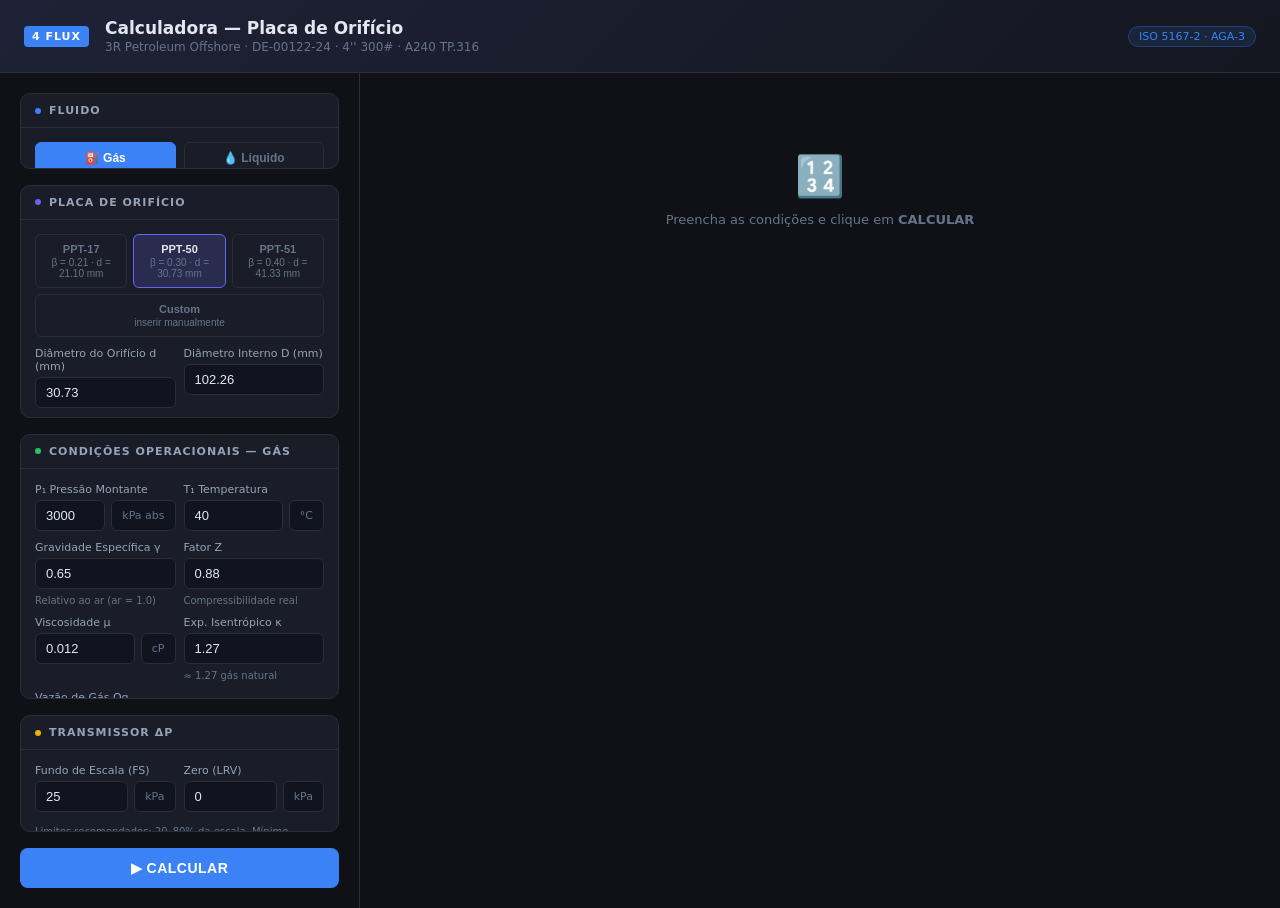
<file: calculadora_placa_orif.html>
<!DOCTYPE html>
<html lang="pt-BR">
<head>
<meta charset="UTF-8">
<meta name="viewport" content="width=device-width, initial-scale=1.0">
<title>Calculadora Placa de Orifício — Teste de Poço</title>
<style>
  :root {
    --bg: #0f1117;
    --panel: #1a1d27;
    --border: #2a2d3a;
    --accent: #3b82f6;
    --accent2: #6366f1;
    --green: #22c55e;
    --yellow: #eab308;
    --red: #ef4444;
    --text: #e2e8f0;
    --muted: #64748b;
    --label: #94a3b8;
  }
  * { box-sizing: border-box; margin: 0; padding: 0; }
  body { background: var(--bg); color: var(--text); font-family: 'Segoe UI', system-ui, sans-serif; font-size: 14px; min-height: 100vh; }

  /* Header */
  .header { background: linear-gradient(135deg, #1e2236 0%, #141720 100%); border-bottom: 1px solid var(--border); padding: 18px 24px; display: flex; align-items: center; gap: 16px; }
  .header-logo { background: var(--accent); color: #fff; font-weight: 800; font-size: 11px; padding: 4px 8px; border-radius: 4px; letter-spacing: 1px; }
  .header-title { font-size: 17px; font-weight: 600; }
  .header-sub { font-size: 12px; color: var(--muted); margin-top: 2px; }
  .header-norm { margin-left: auto; font-size: 11px; color: var(--accent); background: rgba(59,130,246,0.12); border: 1px solid rgba(59,130,246,0.3); padding: 3px 10px; border-radius: 20px; }

  /* Layout */
  .main { display: grid; grid-template-columns: 360px 1fr; gap: 0; height: calc(100vh - 65px); }
  .sidebar { overflow-y: auto; border-right: 1px solid var(--border); padding: 20px; display: flex; flex-direction: column; gap: 16px; }
  .results-area { overflow-y: auto; padding: 20px; display: flex; flex-direction: column; gap: 16px; }

  /* Cards */
  .card { background: var(--panel); border: 1px solid var(--border); border-radius: 10px; overflow: hidden; }
  .card-head { padding: 10px 14px; border-bottom: 1px solid var(--border); font-size: 11px; font-weight: 700; letter-spacing: 1px; color: var(--label); text-transform: uppercase; display: flex; align-items: center; gap: 8px; }
  .card-head .dot { width: 6px; height: 6px; border-radius: 50%; }
  .card-body { padding: 14px; display: flex; flex-direction: column; gap: 10px; }

  /* Form fields */
  .field { display: flex; flex-direction: column; gap: 4px; }
  .field label { font-size: 11px; color: var(--label); font-weight: 500; }
  .field input, .field select {
    background: #11141e; border: 1px solid var(--border); color: var(--text);
    border-radius: 6px; padding: 7px 10px; font-size: 13px; width: 100%;
    transition: border-color 0.15s;
  }
  .field input:focus, .field select:focus { outline: none; border-color: var(--accent); }
  .field-unit { display: flex; gap: 6px; }
  .field-unit input { flex: 1; }
  .field-unit .unit { background: #11141e; border: 1px solid var(--border); border-radius: 6px; padding: 7px 10px; font-size: 11px; color: var(--muted); white-space: nowrap; display: flex; align-items: center; }

  /* Fluid toggle */
  .fluid-toggle { display: flex; gap: 8px; }
  .fluid-btn { flex: 1; padding: 8px; border-radius: 6px; border: 1px solid var(--border); background: transparent; color: var(--muted); cursor: pointer; font-size: 12px; font-weight: 600; transition: all 0.15s; }
  .fluid-btn.active { background: var(--accent); border-color: var(--accent); color: #fff; }

  /* Plate presets */
  .plate-presets { display: flex; gap: 6px; flex-wrap: wrap; }
  .preset-btn { flex: 1; min-width: 80px; padding: 8px 6px; border-radius: 6px; border: 1px solid var(--border); background: transparent; color: var(--muted); cursor: pointer; font-size: 11px; font-weight: 600; transition: all 0.15s; text-align: center; }
  .preset-btn:hover { border-color: var(--accent2); color: var(--text); }
  .preset-btn.active { background: rgba(99,102,241,0.2); border-color: var(--accent2); color: var(--text); }
  .preset-btn .ptag { font-size: 10px; color: var(--muted); display: block; margin-top: 2px; font-weight: 400; }

  /* Two-col grid */
  .grid2 { display: grid; grid-template-columns: 1fr 1fr; gap: 8px; }
  .grid3 { display: grid; grid-template-columns: 1fr 1fr 1fr; gap: 8px; }

  /* Calc button */
  .calc-btn { background: var(--accent); color: #fff; border: none; border-radius: 8px; padding: 12px; font-size: 14px; font-weight: 700; cursor: pointer; width: 100%; letter-spacing: 0.5px; transition: opacity 0.15s; }
  .calc-btn:hover { opacity: 0.88; }

  /* Status badge */
  .badge { display: inline-flex; align-items: center; gap: 5px; padding: 3px 10px; border-radius: 20px; font-size: 11px; font-weight: 700; letter-spacing: 0.5px; }
  .badge.go { background: rgba(34,197,94,0.15); color: var(--green); border: 1px solid rgba(34,197,94,0.3); }
  .badge.warn { background: rgba(234,179,8,0.15); color: var(--yellow); border: 1px solid rgba(234,179,8,0.3); }
  .badge.nogo { background: rgba(239,68,68,0.15); color: var(--red); border: 1px solid rgba(239,68,68,0.3); }

  /* Result metric */
  .metric { background: #11141e; border-radius: 8px; padding: 12px 14px; border: 1px solid var(--border); }
  .metric-label { font-size: 10px; color: var(--muted); letter-spacing: 0.5px; text-transform: uppercase; margin-bottom: 4px; }
  .metric-value { font-size: 22px; font-weight: 700; line-height: 1; }
  .metric-unit { font-size: 12px; color: var(--muted); margin-top: 2px; }
  .metric.ok .metric-value { color: var(--green); }
  .metric.warn .metric-value { color: var(--yellow); }
  .metric.bad .metric-value { color: var(--red); }
  .metric.neutral .metric-value { color: var(--text); }

  /* Criteria list */
  .criteria { display: flex; flex-direction: column; gap: 6px; }
  .criterion { display: flex; align-items: center; gap: 10px; padding: 8px 12px; border-radius: 6px; background: #11141e; border: 1px solid var(--border); }
  .criterion .icon { font-size: 14px; width: 20px; text-align: center; }
  .criterion .label { flex: 1; font-size: 12px; color: var(--label); }
  .criterion .val { font-size: 12px; font-weight: 600; }
  .criterion.ok .val { color: var(--green); }
  .criterion.ok { border-left: 3px solid var(--green); }
  .criterion.warn .val { color: var(--yellow); }
  .criterion.warn { border-left: 3px solid var(--yellow); }
  .criterion.bad .val { color: var(--red); }
  .criterion.bad { border-left: 3px solid var(--red); }

  /* Progress bar */
  .bar-wrap { background: #11141e; border-radius: 4px; height: 8px; overflow: hidden; margin-top: 6px; }
  .bar-fill { height: 100%; border-radius: 4px; transition: width 0.4s ease; }
  .bar-fill.ok { background: var(--green); }
  .bar-fill.warn { background: var(--yellow); }
  .bar-fill.bad { background: var(--red); }

  /* Comparison table */
  .compare-table { width: 100%; border-collapse: collapse; font-size: 12px; }
  .compare-table th { background: #11141e; padding: 8px 12px; text-align: left; color: var(--muted); font-size: 10px; text-transform: uppercase; letter-spacing: 0.5px; border-bottom: 1px solid var(--border); }
  .compare-table td { padding: 9px 12px; border-bottom: 1px solid rgba(255,255,255,0.03); }
  .compare-table tr:last-child td { border-bottom: none; }
  .compare-table tr.active-row td { background: rgba(59,130,246,0.07); }
  .compare-table tr:hover td { background: rgba(255,255,255,0.02); }

  /* Gauge */
  .dp-gauge-wrap { position: relative; height: 32px; background: #11141e; border-radius: 6px; overflow: hidden; border: 1px solid var(--border); }
  .dp-gauge-fill { position: absolute; left: 0; top: 0; height: 100%; border-radius: 6px; transition: width 0.4s, background 0.4s; }
  .dp-gauge-label { position: absolute; left: 0; right: 0; top: 0; bottom: 0; display: flex; align-items: center; justify-content: center; font-size: 11px; font-weight: 600; color: #fff; text-shadow: 0 1px 2px rgba(0,0,0,0.8); z-index: 1; }
  .dp-gauge-limits { position: absolute; top: 0; bottom: 0; width: 1px; background: rgba(255,255,255,0.25); }

  /* Empty state */
  .empty { text-align: center; padding: 60px 20px; color: var(--muted); }
  .empty .icon { font-size: 40px; margin-bottom: 12px; }
  .empty p { font-size: 13px; }

  /* Info tooltip */
  .hint { font-size: 10px; color: var(--muted); margin-top: 2px; }

  /* Section title */
  .section-title { font-size: 13px; font-weight: 700; color: var(--label); margin-bottom: 4px; }

  /* scrollbar */
  ::-webkit-scrollbar { width: 5px; }
  ::-webkit-scrollbar-track { background: transparent; }
  ::-webkit-scrollbar-thumb { background: var(--border); border-radius: 3px; }
</style>
</head>
<body>

<div class="header">
  <div class="header-logo">4 FLUX</div>
  <div>
    <div class="header-title">Calculadora — Placa de Orifício</div>
    <div class="header-sub">3R Petroleum Offshore · DE-00122-24 · 4'' 300# · A240 TP.316</div>
  </div>
  <div class="header-norm">ISO 5167-2 · AGA-3</div>
</div>

<div class="main">
  <!-- SIDEBAR: Inputs -->
  <div class="sidebar">

    <!-- Fluid Type -->
    <div class="card">
      <div class="card-head"><span class="dot" style="background:#3b82f6"></span>Fluido</div>
      <div class="card-body">
        <div class="fluid-toggle">
          <button class="fluid-btn active" id="btn-gas" onclick="setFluid('gas')">⛽ Gás</button>
          <button class="fluid-btn" id="btn-liq" onclick="setFluid('liquid')">💧 Líquido</button>
        </div>
      </div>
    </div>

    <!-- Plate Selection -->
    <div class="card">
      <div class="card-head"><span class="dot" style="background:#6366f1"></span>Placa de Orifício</div>
      <div class="card-body">
        <div class="plate-presets">
          <button class="preset-btn" id="preset-ppt17" onclick="loadPreset('PPT-17')">
            PPT-17<span class="ptag">β = 0.21 · d = 21.10 mm</span>
          </button>
          <button class="preset-btn" id="preset-ppt50" onclick="loadPreset('PPT-50')">
            PPT-50<span class="ptag">β = 0.30 · d = 30.73 mm</span>
          </button>
          <button class="preset-btn" id="preset-ppt51" onclick="loadPreset('PPT-51')">
            PPT-51<span class="ptag">β = 0.40 · d = 41.33 mm</span>
          </button>
          <button class="preset-btn" id="preset-custom" onclick="loadPreset('custom')">
            Custom<span class="ptag">inserir manualmente</span>
          </button>
        </div>
        <div class="grid2">
          <div class="field">
            <label>Diâmetro do Orifício d (mm)</label>
            <input type="number" id="d_mm" value="30.73" step="0.01" onchange="recalcBeta()">
          </div>
          <div class="field">
            <label>Diâmetro Interno D (mm)</label>
            <input type="number" id="D_mm" value="102.26" step="0.01" onchange="recalcBeta()">
          </div>
        </div>
        <div class="field">
          <label>β (calculado automaticamente)</label>
          <input type="text" id="beta_display" value="0.3006" readonly style="background:#0d1018;color:var(--accent);font-weight:600;">
        </div>
      </div>
    </div>

    <!-- Condições Operacionais - GÁS -->
    <div class="card" id="card-gas">
      <div class="card-head"><span class="dot" style="background:#22c55e"></span>Condições Operacionais — Gás</div>
      <div class="card-body">
        <div class="grid2">
          <div class="field">
            <label>P₁ Pressão Montante</label>
            <div class="field-unit">
              <input type="number" id="P1_kPa" value="3000" step="10">
              <span class="unit">kPa abs</span>
            </div>
          </div>
          <div class="field">
            <label>T₁ Temperatura</label>
            <div class="field-unit">
              <input type="number" id="T1_C" value="40" step="1">
              <span class="unit">°C</span>
            </div>
          </div>
        </div>
        <div class="grid2">
          <div class="field">
            <label>Gravidade Específica γ</label>
            <input type="number" id="gamma_gas" value="0.65" step="0.01" min="0.5" max="1.5" title="Relativo ao ar = 1.0">
            <span class="hint">Relativo ao ar (ar = 1.0)</span>
          </div>
          <div class="field">
            <label>Fator Z</label>
            <input type="number" id="Z_factor" value="0.88" step="0.01" min="0.4" max="1.1">
            <span class="hint">Compressibilidade real</span>
          </div>
        </div>
        <div class="grid2">
          <div class="field">
            <label>Viscosidade μ</label>
            <div class="field-unit">
              <input type="number" id="mu_gas" value="0.012" step="0.001">
              <span class="unit">cP</span>
            </div>
          </div>
          <div class="field">
            <label>Exp. Isentrópico κ</label>
            <input type="number" id="kappa" value="1.27" step="0.01" min="1.0" max="1.7">
            <span class="hint">≈ 1.27 gás natural</span>
          </div>
        </div>
        <div class="field">
          <label>Vazão de Gás Qg</label>
          <div class="field-unit">
            <input type="number" id="Qg_sm3d" value="50000" step="1000">
            <span class="unit">Sm³/d</span>
          </div>
          <span class="hint">Condições padrão: 20°C, 101.325 kPa</span>
        </div>
      </div>
    </div>

    <!-- Condições Operacionais - LÍQUIDO -->
    <div class="card" id="card-liq" style="display:none">
      <div class="card-head"><span class="dot" style="background:#22c55e"></span>Condições Operacionais — Líquido</div>
      <div class="card-body">
        <div class="grid2">
          <div class="field">
            <label>Densidade ρ</label>
            <div class="field-unit">
              <input type="number" id="rho_liq" value="850" step="1">
              <span class="unit">kg/m³</span>
            </div>
          </div>
          <div class="field">
            <label>Viscosidade μ</label>
            <div class="field-unit">
              <input type="number" id="mu_liq" value="2.5" step="0.1">
              <span class="unit">cP</span>
            </div>
          </div>
        </div>
        <div class="field">
          <label>Vazão de Líquido Ql</label>
          <div class="field-unit">
            <input type="number" id="Ql_m3h" value="30" step="1">
            <span class="unit">m³/h</span>
          </div>
        </div>
      </div>
    </div>

    <!-- Transmissor -->
    <div class="card">
      <div class="card-head"><span class="dot" style="background:#eab308"></span>Transmissor ΔP</div>
      <div class="card-body">
        <div class="grid2">
          <div class="field">
            <label>Fundo de Escala (FS)</label>
            <div class="field-unit">
              <input type="number" id="dP_max" value="25" step="5">
              <span class="unit">kPa</span>
            </div>
          </div>
          <div class="field">
            <label>Zero (LRV)</label>
            <div class="field-unit">
              <input type="number" id="dP_min" value="0" step="1">
              <span class="unit">kPa</span>
            </div>
          </div>
        </div>
        <div class="hint" style="margin-top:4px;">Limites recomendados: 20–80% da escala. Mínimo aceitável: 10–90%.</div>
      </div>
    </div>

    <button class="calc-btn" onclick="calculate()">▶ CALCULAR</button>

  </div>

  <!-- RESULTS -->
  <div class="results-area" id="results-area">
    <div class="empty">
      <div class="icon">🔢</div>
      <p>Preencha as condições e clique em <strong>CALCULAR</strong></p>
    </div>
  </div>
</div>

<script>
let fluidType = 'gas';

function setFluid(type) {
  fluidType = type;
  document.getElementById('btn-gas').classList.toggle('active', type === 'gas');
  document.getElementById('btn-liq').classList.toggle('active', type === 'liquid');
  document.getElementById('card-gas').style.display = type === 'gas' ? '' : 'none';
  document.getElementById('card-liq').style.display = type === 'liquid' ? '' : 'none';
}

const PRESETS = {
  'PPT-17': { d: 21.10, D: 102.26, tag: 'PPT-17' },
  'PPT-50': { d: 30.73, D: 102.26, tag: 'PPT-50' },
  'PPT-51': { d: 41.33, D: 102.26, tag: 'PPT-51' },
  'custom': null
};

function loadPreset(name) {
  ['PPT-17','PPT-50','PPT-51','custom'].forEach(k => {
    const id = 'preset-' + k.toLowerCase().replace('-','');
    const el = document.getElementById(id);
    if (el) el.classList.toggle('active', k === name);
  });
  if (name !== 'custom' && PRESETS[name]) {
    document.getElementById('d_mm').value = PRESETS[name].d;
    document.getElementById('D_mm').value = PRESETS[name].D;
    recalcBeta();
  }
}

function recalcBeta() {
  const d = parseFloat(document.getElementById('d_mm').value) || 0;
  const D = parseFloat(document.getElementById('D_mm').value) || 1;
  document.getElementById('beta_display').value = (d / D).toFixed(4);
}

// ---- ISO 5167-2: Reader-Harris/Gallagher (RHG) — Flange Taps ----
function calcC_RHG(beta, ReD, D_mm) {
  if (ReD < 100) ReD = 100;
  const L1 = 25.4 / D_mm;
  const L2p = 25.4 / D_mm;
  const A = Math.pow(19000 * beta / ReD, 0.8);
  const M2p = 2 * L2p / (1 - beta);

  const C = 0.5961
    + 0.0261 * beta ** 2
    - 0.216 * beta ** 8
    + 0.000521 * Math.pow(1e6 * beta / ReD, 0.7)
    + (0.0188 + 0.0063 * A) * Math.pow(beta, 3.5) * Math.pow(1e6 / ReD, 0.3)
    + (0.043 + 0.080 * Math.exp(-10 * L1) - 0.123 * Math.exp(-7 * L1))
      * (1 - 0.11 * A) * Math.pow(beta, 4) / (1 - Math.pow(beta, 4))
    - 0.031 * (M2p - 0.8 * Math.pow(M2p, 1.1)) * Math.pow(beta, 1.3);

  return C;
}

// Fator de expansão Y (gás) — ISO 5167-2
function calcY(beta, dP_Pa, P1_Pa, kappa) {
  if (dP_Pa <= 0 || P1_Pa <= 0) return 1.0;
  const tau = 1 - dP_Pa / P1_Pa;
  if (tau <= 0) return 0.9;
  const Y = 1 - (0.351 + 0.256 * Math.pow(beta, 4) + 0.93 * Math.pow(beta, 8))
    * (1 - Math.pow(tau, 1 / kappa));
  return Y;
}

// Calcula ΔP dado vazão mássica (kg/s) — iterativo
function calcDP_from_qm(qm_kgs, D_mm, d_mm, rho1, mu_cP, isGas, P1_Pa, kappa) {
  const D = D_mm / 1e3;
  const d = d_mm / 1e3;
  const beta = d / D;
  const A_d = Math.PI / 4 * d * d;
  const mu = mu_cP * 1e-3;
  const Ev = 1 / Math.sqrt(1 - Math.pow(beta, 4));

  let C = 0.606;
  let Y = 1.0;
  let dP_Pa = 0;
  let ReD = 1e5;

  for (let i = 0; i < 30; i++) {
    const prevC = C, prevY = Y;
    dP_Pa = Math.pow(qm_kgs / (C * Ev * Y * A_d), 2) / (2 * rho1);
    const vD = qm_kgs / (rho1 * Math.PI / 4 * D * D);
    ReD = rho1 * vD * D / mu;
    C = calcC_RHG(beta, ReD, D_mm);
    if (isGas) Y = calcY(beta, dP_Pa, P1_Pa, kappa);
    if (Math.abs(C - prevC) < 1e-7 && Math.abs(Y - prevY) < 1e-6) break;
  }

  return { dP_Pa, C, Y, ReD, beta };
}

// Calcula vazão (kg/s) dado ΔP (Pa) — iterativo
function calcQm_from_dP(dP_Pa, D_mm, d_mm, rho1, mu_cP, isGas, P1_Pa, kappa) {
  const D = D_mm / 1e3;
  const d = d_mm / 1e3;
  const beta = d / D;
  const A_d = Math.PI / 4 * d * d;
  const mu = mu_cP * 1e-3;
  const Ev = 1 / Math.sqrt(1 - Math.pow(beta, 4));

  let C = 0.606;
  let Y = 1.0;
  let qm = 0;
  let ReD = 1e5;

  for (let i = 0; i < 30; i++) {
    const prevC = C, prevY = Y;
    if (isGas) Y = calcY(beta, dP_Pa, P1_Pa, kappa);
    qm = C * Ev * Y * A_d * Math.sqrt(2 * dP_Pa * rho1);
    const vD = qm / (rho1 * Math.PI / 4 * D * D);
    ReD = rho1 * vD * D / mu;
    C = calcC_RHG(beta, ReD, D_mm);
    if (Math.abs(C - prevC) < 1e-7 && Math.abs(Y - prevY) < 1e-6) break;
  }
  return { qm_kgs: qm, C, Y, ReD, beta };
}

function fmtNum(n, dec) { return n.toLocaleString('pt-BR', { minimumFractionDigits: dec, maximumFractionDigits: dec }); }
function fmtSci(n) {
  if (n >= 1e6) return (n / 1e6).toFixed(2) + ' M';
  if (n >= 1e3) return (n / 1e3).toFixed(1) + ' k';
  return n.toFixed(0);
}

function statusClass(ok, warn) {
  if (ok) return 'ok';
  if (warn) return 'warn';
  return 'bad';
}

function calculate() {
  const D_mm = parseFloat(document.getElementById('D_mm').value);
  const d_mm = parseFloat(document.getElementById('d_mm').value);
  const dP_fs = parseFloat(document.getElementById('dP_max').value);
  const dP_lrv = parseFloat(document.getElementById('dP_min').value);
  const dP_span = dP_fs - dP_lrv;

  if (!D_mm || !d_mm || d_mm >= D_mm) {
    alert('Verifique as dimensões D e d.');
    return;
  }

  let rho1, mu, qm_kgs, P1_Pa = 0, kappa = 1.27, isGas;

  if (fluidType === 'gas') {
    isGas = true;
    const P1_kPa = parseFloat(document.getElementById('P1_kPa').value);
    const T1_C = parseFloat(document.getElementById('T1_C').value);
    const gamma = parseFloat(document.getElementById('gamma_gas').value);
    const Z = parseFloat(document.getElementById('Z_factor').value);
    mu = parseFloat(document.getElementById('mu_gas').value);
    kappa = parseFloat(document.getElementById('kappa').value);
    const Qg_sm3d = parseFloat(document.getElementById('Qg_sm3d').value);

    P1_Pa = P1_kPa * 1000;
    const T1_K = T1_C + 273.15;
    const M_gas = gamma * 28.97; // kg/kmol
    const R_univ = 8314.46; // J/(kmol·K)
    rho1 = P1_Pa * M_gas / (Z * R_univ * T1_K); // kg/m³

    // Converter Sm³/d → kg/s (condições padrão: 20°C, 101325 Pa, Z=1)
    const T_std = 293.15, P_std = 101325;
    const rho_std = P_std * M_gas / (R_univ * T_std);
    qm_kgs = Qg_sm3d * rho_std / 86400;

  } else {
    isGas = false;
    rho1 = parseFloat(document.getElementById('rho_liq').value);
    mu = parseFloat(document.getElementById('mu_liq').value);
    const Ql_m3h = parseFloat(document.getElementById('Ql_m3h').value);
    qm_kgs = rho1 * Ql_m3h / 3600;
  }

  // --- Cálculo principal ---
  const res = calcDP_from_qm(qm_kgs, D_mm, d_mm, rho1, mu, isGas, P1_Pa, kappa);
  const dP_calc_kPa = res.dP_Pa / 1000;
  const pct = (dP_calc_kPa - dP_lrv) / dP_span * 100;
  const beta = d_mm / D_mm;

  // Limites ΔP %
  const dP_min_op = dP_lrv + dP_span * 0.20; // 20% ideal
  const dP_max_op = dP_lrv + dP_span * 0.80; // 80% ideal
  const dP_min_abs = dP_lrv + dP_span * 0.10; // 10% absoluto
  const dP_max_abs = dP_lrv + dP_span * 0.90; // 90% absoluto

  const dp_ok = dP_calc_kPa >= dP_min_op && dP_calc_kPa <= dP_max_op;
  const dp_warn = !dp_ok && dP_calc_kPa >= dP_min_abs && dP_calc_kPa <= dP_max_abs;
  const dp_bad = dP_calc_kPa < dP_min_abs || dP_calc_kPa > dP_max_abs;

  const beta_ok = beta >= 0.20 && beta <= 0.75;
  const beta_ideal = beta >= 0.30 && beta <= 0.65;
  const re_ok = res.ReD >= 5000;
  const re_ideal = res.ReD >= 20000;
  const y_ok = !isGas || res.Y >= 0.90;
  const y_warn = isGas && res.Y >= 0.80 && res.Y < 0.90;

  // Vazão na escala cheia e em 20%
  const resFS = calcQm_from_dP((dP_fs - dP_lrv) * 1000, D_mm, d_mm, rho1, mu, isGas, P1_Pa, kappa);
  const res20 = calcQm_from_dP((dP_span * 0.20) * 1000, D_mm, d_mm, rho1, mu, isGas, P1_Pa, kappa);

  let qFS_label, q20_label;
  if (isGas) {
    const T_std = 293.15, P_std = 101325;
    const M_gas = parseFloat(document.getElementById('gamma_gas').value) * 28.97;
    const R_univ = 8314.46;
    const rho_std = P_std * M_gas / (R_univ * T_std);
    const toSm3d = rho_std > 0 ? 86400 / rho_std : 0;
    qFS_label = fmtNum(resFS.qm_kgs * toSm3d / 1000, 1) + ' MSm³/d';
    q20_label = fmtNum(res20.qm_kgs * toSm3d / 1000, 1) + ' MSm³/d';
  } else {
    qFS_label = fmtNum(resFS.qm_kgs / rho1 * 3600, 1) + ' m³/h';
    q20_label = fmtNum(res20.qm_kgs / rho1 * 3600, 1) + ' m³/h';
  }

  // Status global
  const dp_status = dp_ok ? 'go' : dp_warn ? 'warn' : 'nogo';
  const allGo = dp_ok && beta_ok && re_ok && y_ok;
  const anyBad = dp_bad || !beta_ok || !re_ok || !y_ok;
  const globalStatus = allGo ? 'go' : anyBad ? 'nogo' : 'warn';

  // Comparativo das 3 placas
  const plates = [
    { tag: 'PPT-17', d: 21.10 },
    { tag: 'PPT-50', d: 30.73 },
    { tag: 'PPT-51', d: 41.33 }
  ];

  let compareRows = '';
  for (const pl of plates) {
    const r = calcDP_from_qm(qm_kgs, D_mm, pl.d, rho1, mu, isGas, P1_Pa, kappa);
    const p = (r.dP_Pa / 1000 - dP_lrv) / dP_span * 100;
    const b = pl.d / D_mm;
    const ok_dp = p >= 10 && p <= 90;
    const ok_b = b >= 0.20 && b <= 0.75;
    const ok_re = r.ReD >= 5000;
    const isActive = Math.abs(pl.d - d_mm) < 0.01;

    let rowStatus, rowIcon;
    if (ok_dp && ok_b && ok_re) { rowStatus = '#22c55e'; rowIcon = '✓'; }
    else if (!ok_dp || !ok_re) { rowStatus = '#ef4444'; rowIcon = '✗'; }
    else { rowStatus = '#eab308'; rowIcon = '⚠'; }

    const barPct = Math.min(100, Math.max(0, p));
    const barColor = p >= 20 && p <= 80 ? '#22c55e' : p >= 10 && p <= 90 ? '#eab308' : '#ef4444';

    compareRows += `
      <tr class="${isActive ? 'active-row' : ''}">
        <td><strong style="color:${isActive ? 'var(--accent)' : 'var(--text)'}">${pl.tag}</strong></td>
        <td>${pl.d.toFixed(2)}</td>
        <td>${b.toFixed(3)}</td>
        <td>${fmtNum(r.dP_Pa / 1000, 2)} kPa</td>
        <td>
          <div style="display:flex;align-items:center;gap:8px">
            <div style="flex:1;background:#11141e;border-radius:3px;height:6px;overflow:hidden">
              <div style="width:${barPct}%;height:100%;background:${barColor};border-radius:3px"></div>
            </div>
            <span style="font-size:11px;color:${barColor};width:36px;text-align:right">${p.toFixed(0)}%</span>
          </div>
        </td>
        <td>${fmtSci(r.ReD)}</td>
        <td><span style="color:${rowStatus};font-weight:700">${rowIcon} ${rowStatus === '#22c55e' ? 'GO' : rowStatus === '#ef4444' ? 'NO-GO' : 'WARN'}</span></td>
      </tr>`;
  }

  const barPct = Math.min(100, Math.max(0, pct));
  const barColor = dp_ok ? '#22c55e' : dp_warn ? '#eab308' : '#ef4444';

  const globalBadge = globalStatus === 'go'
    ? `<span class="badge go">✓ PLACA APROVADA — GO</span>`
    : globalStatus === 'warn'
    ? `<span class="badge warn">⚠ ATENÇÃO — VERIFICAR CRITÉRIOS</span>`
    : `<span class="badge nogo">✗ PLACA REPROVADA — NO-GO</span>`;

  const yRow = isGas ? `
    <div class="criterion ${y_ok ? (y_warn ? 'warn' : 'ok') : 'bad'}">
      <span class="icon">${y_ok ? '✓' : y_warn ? '⚠' : '✗'}</span>
      <span class="label">Fator de Expansão Y</span>
      <span class="val">Y = ${res.Y.toFixed(4)}</span>
    </div>` : '';

  document.getElementById('results-area').innerHTML = `

    <!-- Título + status global -->
    <div class="card">
      <div class="card-body" style="flex-direction:row;align-items:center;gap:16px;flex-wrap:wrap">
        <div>
          <div style="font-size:11px;color:var(--muted);margin-bottom:4px">RESULTADO GLOBAL — Placa d=${d_mm} mm · β=${beta.toFixed(4)}</div>
          ${globalBadge}
        </div>
        <div style="margin-left:auto;font-size:11px;color:var(--muted);text-align:right">
          C<sub>d</sub> = ${res.C.toFixed(4)}<br>
          ${isGas ? 'Y = ' + res.Y.toFixed(4) : 'Y = 1.0000 (líq.)'}
        </div>
      </div>
    </div>

    <!-- Métricas principais -->
    <div class="grid3">
      <div class="metric ${dp_ok ? 'ok' : dp_warn ? 'warn' : 'bad'}">
        <div class="metric-label">ΔP Calculado</div>
        <div class="metric-value">${fmtNum(dP_calc_kPa, 2)}</div>
        <div class="metric-unit">kPa  (${pct.toFixed(1)}% da escala)</div>
        <div class="bar-wrap" style="margin-top:8px">
          <div class="bar-fill ${dp_ok ? 'ok' : dp_warn ? 'warn' : 'bad'}" style="width:${barPct}%"></div>
        </div>
      </div>
      <div class="metric neutral">
        <div class="metric-label">Re<sub>D</sub> (Número de Reynolds)</div>
        <div class="metric-value" style="color:${re_ideal ? 'var(--green)' : re_ok ? 'var(--yellow)' : 'var(--red)'}">${fmtSci(res.ReD)}</div>
        <div class="metric-unit">${re_ideal ? 'Turbulência plena ✓' : re_ok ? 'Aceitável (>5.000) ⚠' : 'Insuficiente (<5.000) ✗'}</div>
      </div>
      <div class="metric neutral">
        <div class="metric-label">β ratio</div>
        <div class="metric-value" style="color:${beta_ideal ? 'var(--green)' : beta_ok ? 'var(--yellow)' : 'var(--red)'}">${beta.toFixed(4)}</div>
        <div class="metric-unit">${beta_ideal ? 'Faixa ideal (0.30–0.65) ✓' : beta_ok ? 'Aceitável (0.20–0.75) ⚠' : 'Fora da norma ✗'}</div>
      </div>
    </div>

    <!-- Faixa de operação do transmissor -->
    <div class="card">
      <div class="card-head"><span class="dot" style="background:#eab308"></span>Faixa de Operação — Transmissor ΔP (0 – ${dP_fs} kPa)</div>
      <div class="card-body">
        <div style="position:relative;background:#11141e;border-radius:8px;height:44px;overflow:hidden;border:1px solid var(--border)">
          <!-- 20% e 80% markers -->
          <div style="position:absolute;left:20%;top:0;bottom:0;width:1px;background:rgba(255,255,255,0.15)"></div>
          <div style="position:absolute;left:80%;top:0;bottom:0;width:1px;background:rgba(255,255,255,0.15)"></div>
          <!-- zona verde 20-80% -->
          <div style="position:absolute;left:20%;width:60%;top:0;bottom:0;background:rgba(34,197,94,0.07)"></div>
          <!-- barra do ΔP calculado -->
          <div style="position:absolute;left:0;top:0;bottom:0;width:${barPct}%;background:${barColor};opacity:0.75;border-radius:8px;transition:width 0.4s"></div>
          <div style="position:absolute;left:0;right:0;top:0;bottom:0;display:flex;align-items:center;justify-content:center;font-size:12px;font-weight:700;color:#fff;text-shadow:0 1px 3px rgba(0,0,0,0.9)">
            ΔP = ${fmtNum(dP_calc_kPa, 2)} kPa  (${pct.toFixed(1)}%)
          </div>
        </div>
        <div style="display:flex;justify-content:space-between;font-size:10px;color:var(--muted);margin-top:4px;padding:0 2px">
          <span>0 kPa (0%)</span>
          <span style="color:var(--green)">◄ Zona ideal (20–80%) ►</span>
          <span>${dP_fs} kPa (100%)</span>
        </div>
        <div class="grid2" style="margin-top:8px">
          <div class="metric neutral" style="padding:10px 12px">
            <div class="metric-label">Qmáx (100% FS)</div>
            <div class="metric-value" style="font-size:16px;color:var(--text)">${qFS_label}</div>
          </div>
          <div class="metric neutral" style="padding:10px 12px">
            <div class="metric-label">Qmín (20% FS)</div>
            <div class="metric-value" style="font-size:16px;color:var(--text)">${q20_label}</div>
          </div>
        </div>
      </div>
    </div>

    <!-- Critérios detalhados -->
    <div class="card">
      <div class="card-head"><span class="dot" style="background:#3b82f6"></span>Critérios de Aprovação — ISO 5167-2</div>
      <div class="card-body">
        <div class="criteria">
          <div class="criterion ${dp_ok ? 'ok' : dp_warn ? 'warn' : 'bad'}">
            <span class="icon">${dp_ok ? '✓' : dp_warn ? '⚠' : '✗'}</span>
            <span class="label">ΔP na faixa do transmissor</span>
            <span class="val">${fmtNum(dP_calc_kPa,2)} kPa = ${pct.toFixed(1)}% · Ideal: 20–80%</span>
          </div>
          <div class="criterion ${beta_ideal ? 'ok' : beta_ok ? 'warn' : 'bad'}">
            <span class="icon">${beta_ideal ? '✓' : beta_ok ? '⚠' : '✗'}</span>
            <span class="label">Beta ratio (ISO 5167-2)</span>
            <span class="val">β = ${beta.toFixed(4)} · Norma: 0.20–0.75 · Ideal: 0.30–0.65</span>
          </div>
          <div class="criterion ${re_ideal ? 'ok' : re_ok ? 'warn' : 'bad'}">
            <span class="icon">${re_ideal ? '✓' : re_ok ? '⚠' : '✗'}</span>
            <span class="label">Número de Reynolds Re<sub>D</sub></span>
            <span class="val">Re = ${fmtSci(res.ReD)} · Mín. norma: 5.000 · Ideal: >20.000</span>
          </div>
          ${yRow}
          <div class="criterion ok">
            <span class="icon">ℹ</span>
            <span class="label">Coeficiente de descarga C<sub>d</sub></span>
            <span class="val">C = ${res.C.toFixed(5)} · RHG (flange taps)</span>
          </div>
        </div>
      </div>
    </div>

    <!-- Comparativo das 3 placas -->
    <div class="card">
      <div class="card-head"><span class="dot" style="background:#6366f1"></span>Comparativo — Placas DE-00122-24 (D = ${D_mm} mm · 4'' 300#)</div>
      <div class="card-body" style="padding:0">
        <table class="compare-table">
          <thead>
            <tr>
              <th>TAG</th>
              <th>d (mm)</th>
              <th>β</th>
              <th>ΔP</th>
              <th style="min-width:160px">% Escala</th>
              <th>Re<sub>D</sub></th>
              <th>Status</th>
            </tr>
          </thead>
          <tbody>${compareRows}</tbody>
        </table>
      </div>
    </div>

  `;
}

// Init
loadPreset('PPT-50');
recalcBeta();
</script>
</body>
</html>
</file>
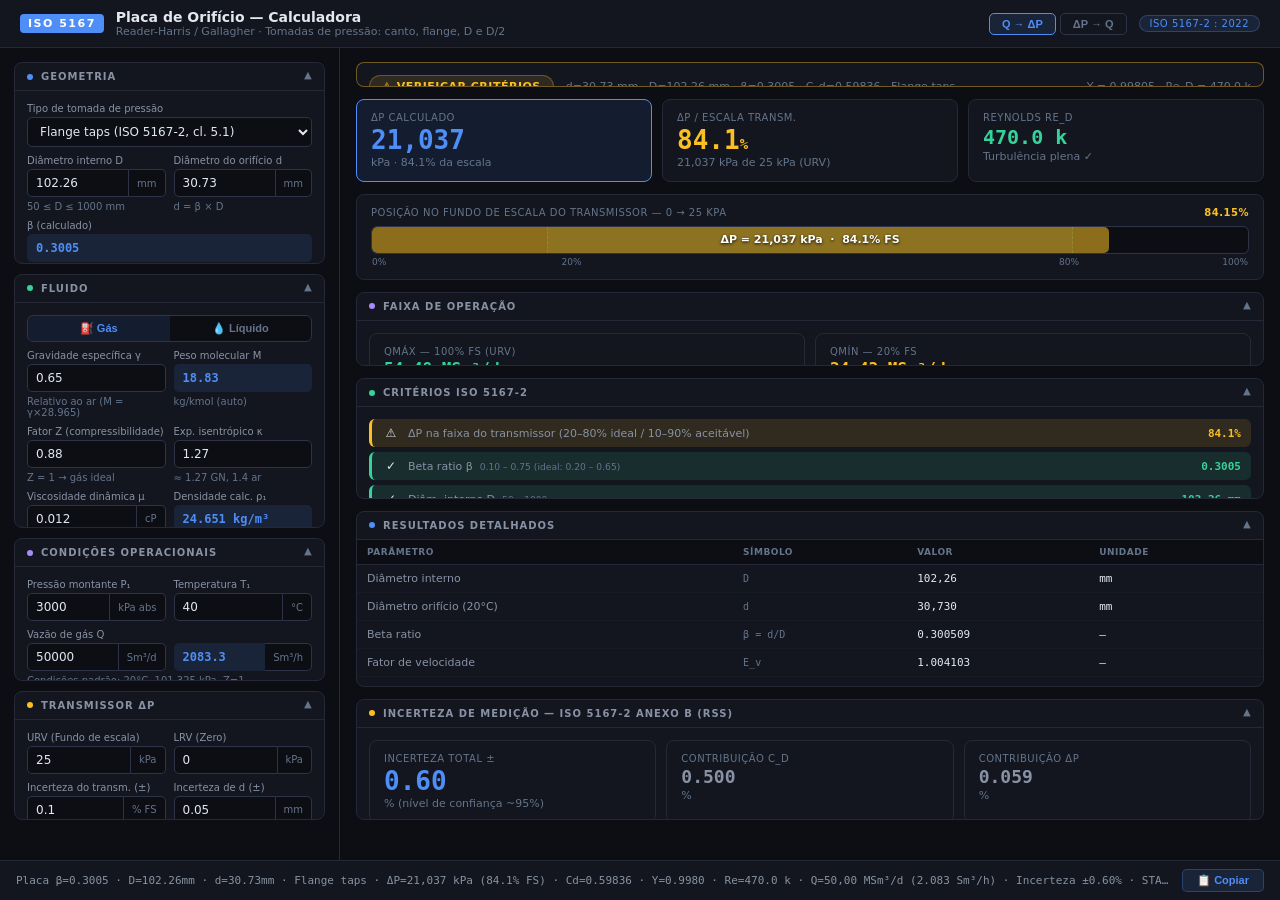
<file: iso5167_orifice.html>
<!DOCTYPE html>
<html lang="pt-BR">
<head>
<meta charset="UTF-8">
<meta name="viewport" content="width=device-width,initial-scale=1">
<title>ISO 5167-2 — Placa de Orifício</title>
<style>
:root {
  --bg: #0c0e14;
  --surface: #13161f;
  --surface2: #1a1e2b;
  --border: #252836;
  --border2: #2e3347;
  --accent: #4f8ef7;
  --accent-dim: rgba(79,142,247,0.12);
  --green: #34d399;
  --green-dim: rgba(52,211,153,0.12);
  --yellow: #fbbf24;
  --yellow-dim: rgba(251,191,36,0.12);
  --red: #f87171;
  --red-dim: rgba(248,113,113,0.12);
  --purple: #a78bfa;
  --text: #e2e8f0;
  --muted: #64748b;
  --label: #8892a4;
  --mono: 'Cascadia Code','Fira Code','Consolas',monospace;
}
*, *::before, *::after { box-sizing: border-box; margin: 0; padding: 0; }
html { font-size: 13px; }
body { background: var(--bg); color: var(--text); font-family: 'Segoe UI', system-ui, sans-serif; height: 100vh; display: flex; flex-direction: column; overflow: hidden; }

/* ── HEADER ── */
.hdr { display: flex; align-items: center; gap: 12px; padding: 0 20px; height: 48px; border-bottom: 1px solid var(--border); background: var(--surface); flex-shrink: 0; }
.hdr-logo { font-weight: 800; font-size: 11px; letter-spacing: 1.5px; color: #fff; background: var(--accent); padding: 3px 8px; border-radius: 4px; }
.hdr-title { font-weight: 700; font-size: 14px; }
.hdr-sub { font-size: 11px; color: var(--muted); }
.hdr-sep { flex: 1; }
.hdr-norm { font-size: 10px; color: var(--accent); background: var(--accent-dim); border: 1px solid rgba(79,142,247,0.3); padding: 2px 10px; border-radius: 20px; letter-spacing: 0.5px; }
.mode-toggle { display: flex; gap: 4px; }
.mode-btn { font-size: 11px; font-weight: 600; padding: 4px 12px; border-radius: 5px; border: 1px solid var(--border2); background: transparent; color: var(--muted); cursor: pointer; transition: all .15s; }
.mode-btn.active { background: var(--accent-dim); border-color: var(--accent); color: var(--accent); }

/* ── LAYOUT ── */
.body { display: flex; flex: 1; overflow: hidden; }
.sidebar { width: 340px; flex-shrink: 0; overflow-y: auto; border-right: 1px solid var(--border); padding: 14px 14px 80px; display: flex; flex-direction: column; gap: 10px; }
.main { flex: 1; overflow-y: auto; padding: 14px 16px 80px; display: flex; flex-direction: column; gap: 12px; }

/* ── SUMMARY BAR ── */
.summary-bar { position: fixed; bottom: 0; left: 0; right: 0; background: var(--surface); border-top: 1px solid var(--border); padding: 8px 16px; display: flex; align-items: center; gap: 10px; z-index: 10; }
.summary-text { flex: 1; font-family: var(--mono); font-size: 11px; color: var(--label); white-space: nowrap; overflow: hidden; text-overflow: ellipsis; }
.copy-btn { font-size: 11px; font-weight: 600; background: var(--accent-dim); border: 1px solid rgba(79,142,247,0.3); color: var(--accent); padding: 4px 14px; border-radius: 5px; cursor: pointer; flex-shrink: 0; transition: all .15s; }
.copy-btn:hover { background: rgba(79,142,247,0.2); }

/* ── SECTION ── */
.sec { background: var(--surface); border: 1px solid var(--border); border-radius: 8px; overflow: hidden; }
.sec-hd { display: flex; align-items: center; gap: 8px; padding: 8px 12px; border-bottom: 1px solid var(--border); cursor: pointer; user-select: none; }
.sec-hd:hover { background: var(--surface2); }
.sec-dot { width: 6px; height: 6px; border-radius: 50%; flex-shrink: 0; }
.sec-title { font-size: 10px; font-weight: 700; letter-spacing: 1px; text-transform: uppercase; color: var(--label); flex: 1; }
.sec-chevron { font-size: 10px; color: var(--muted); transition: transform .2s; }
.sec-chevron.open { transform: rotate(180deg); }
.sec-body { padding: 12px; display: flex; flex-direction: column; gap: 8px; }

/* ── FORM ── */
.g2 { display: grid; grid-template-columns: 1fr 1fr; gap: 8px; }
.g3 { display: grid; grid-template-columns: 1fr 1fr 1fr; gap: 8px; }
.field { display: flex; flex-direction: column; gap: 3px; }
.field label { font-size: 10px; color: var(--label); font-weight: 500; }
.field .hint { font-size: 10px; color: var(--muted); margin-top: 1px; }
.input-wrap { display: flex; }
.input-wrap input { flex: 1; min-width: 0; }
.input-wrap .unit { background: var(--bg); border: 1px solid var(--border2); border-left: none; border-radius: 0 5px 5px 0; padding: 0 8px; font-size: 10px; color: var(--muted); white-space: nowrap; display: flex; align-items: center; }
input, select { background: var(--bg); border: 1px solid var(--border2); color: var(--text); border-radius: 5px; padding: 6px 8px; font-size: 12px; width: 100%; font-family: inherit; transition: border-color .15s; }
.input-wrap input { border-radius: 5px 0 0 5px; }
input:focus, select:focus { outline: none; border-color: var(--accent); }
input[readonly] { color: var(--accent); background: var(--accent-dim); border-color: transparent; font-weight: 600; font-family: var(--mono); }
select { cursor: pointer; }

/* Segment control */
.seg { display: flex; background: var(--bg); border: 1px solid var(--border2); border-radius: 6px; overflow: hidden; }
.seg-btn { flex: 1; padding: 6px; border: none; background: transparent; color: var(--muted); font-size: 11px; font-weight: 600; cursor: pointer; transition: all .15s; }
.seg-btn.active { background: var(--accent-dim); color: var(--accent); }

/* ── RESULTS ── */
.res-grid { display: grid; grid-template-columns: repeat(3, 1fr); gap: 10px; }
.res-grid-2 { display: grid; grid-template-columns: repeat(2, 1fr); gap: 10px; }
.metric { background: var(--surface); border: 1px solid var(--border); border-radius: 8px; padding: 12px 14px; }
.metric.hero { border-color: var(--accent); background: var(--accent-dim); }
.metric-lbl { font-size: 10px; color: var(--muted); letter-spacing: 0.5px; text-transform: uppercase; margin-bottom: 4px; }
.metric-val { font-size: 26px; font-weight: 800; line-height: 1; font-family: var(--mono); }
.metric-unit { font-size: 11px; color: var(--muted); margin-top: 3px; }
.metric.c-green .metric-val { color: var(--green); }
.metric.c-yellow .metric-val { color: var(--yellow); }
.metric.c-red .metric-val { color: var(--red); }
.metric.c-accent .metric-val { color: var(--accent); }
.metric.c-purple .metric-val { color: var(--purple); }

/* Gauge bar */
.gauge-wrap { background: var(--surface); border: 1px solid var(--border); border-radius: 8px; padding: 12px 14px; }
.gauge-label { font-size: 10px; color: var(--muted); text-transform: uppercase; letter-spacing: 0.5px; margin-bottom: 8px; display: flex; justify-content: space-between; }
.gauge-track { position: relative; height: 28px; background: var(--bg); border-radius: 6px; overflow: hidden; border: 1px solid var(--border2); }
.gauge-zone { position: absolute; top: 0; bottom: 0; left: 20%; width: 60%; background: rgba(52,211,153,0.07); border-left: 1px dashed rgba(52,211,153,0.25); border-right: 1px dashed rgba(52,211,153,0.25); }
.gauge-fill { position: absolute; top: 0; left: 0; bottom: 0; border-radius: 5px; transition: width .4s, background .4s; }
.gauge-text { position: absolute; inset: 0; display: flex; align-items: center; justify-content: center; font-size: 11px; font-weight: 700; color: #fff; text-shadow: 0 1px 3px rgba(0,0,0,.9); z-index: 1; }
.gauge-ticks { display: flex; justify-content: space-between; margin-top: 3px; font-size: 9px; color: var(--muted); padding: 0 1px; }

/* Criteria */
.criteria-list { display: flex; flex-direction: column; gap: 5px; }
.crit { display: flex; align-items: center; gap: 8px; padding: 7px 10px; border-radius: 6px; background: var(--bg); border-left: 3px solid var(--border); }
.crit.ok { border-left-color: var(--green); background: var(--green-dim); }
.crit.warn { border-left-color: var(--yellow); background: var(--yellow-dim); }
.crit.bad { border-left-color: var(--red); background: var(--red-dim); }
.crit.info { border-left-color: var(--accent); background: var(--accent-dim); }
.crit-icon { font-size: 12px; width: 18px; text-align: center; flex-shrink: 0; }
.crit-name { flex: 1; font-size: 11px; color: var(--label); }
.crit-val { font-size: 11px; font-weight: 600; font-family: var(--mono); }
.crit.ok .crit-val { color: var(--green); }
.crit.warn .crit-val { color: var(--yellow); }
.crit.bad .crit-val { color: var(--red); }
.crit.info .crit-val { color: var(--accent); }

/* Table */
.data-table { width: 100%; border-collapse: collapse; font-size: 11px; }
.data-table th { background: var(--bg); padding: 7px 10px; text-align: left; color: var(--muted); font-size: 9px; text-transform: uppercase; letter-spacing: 0.5px; border-bottom: 1px solid var(--border); font-weight: 600; }
.data-table td { padding: 7px 10px; border-bottom: 1px solid rgba(255,255,255,.025); font-family: var(--mono); }
.data-table tr:last-child td { border-bottom: none; }
.data-table .td-name { font-family: inherit; color: var(--label); }
.data-table .td-sym { color: var(--muted); font-size: 10px; }

/* Badge */
.badge { display: inline-flex; align-items: center; gap: 5px; padding: 4px 12px; border-radius: 20px; font-size: 11px; font-weight: 700; letter-spacing: 0.5px; }
.badge.go { background: var(--green-dim); color: var(--green); border: 1px solid rgba(52,211,153,.3); }
.badge.warn { background: var(--yellow-dim); color: var(--yellow); border: 1px solid rgba(251,191,36,.3); }
.badge.nogo { background: var(--red-dim); color: var(--red); border: 1px solid rgba(248,113,113,.3); }

/* Scrollbar */
::-webkit-scrollbar { width: 4px; }
::-webkit-scrollbar-track { background: transparent; }
::-webkit-scrollbar-thumb { background: var(--border2); border-radius: 2px; }

/* Section collapse */
.sec-body.hidden { display: none; }
</style>
</head>
<body>

<!-- HEADER -->
<div class="hdr">
  <div class="hdr-logo">ISO 5167</div>
  <div>
    <div class="hdr-title">Placa de Orifício — Calculadora</div>
    <div class="hdr-sub">Reader-Harris / Gallagher · Tomadas de pressão: canto, flange, D e D/2</div>
  </div>
  <div class="hdr-sep"></div>
  <div class="mode-toggle">
    <button class="mode-btn active" id="btn-mode-q" onclick="setMode('Q_dP')">Q → ΔP</button>
    <button class="mode-btn" id="btn-mode-dp" onclick="setMode('dP_Q')">ΔP → Q</button>
  </div>
  <div class="hdr-norm">ISO 5167-2 : 2022</div>
</div>

<div class="body">

<!-- ═══════════════ SIDEBAR ═══════════════ -->
<div class="sidebar">

  <!-- 1. Geometry -->
  <div class="sec">
    <div class="sec-hd" onclick="toggleSec(this)">
      <span class="sec-dot" style="background:#4f8ef7"></span>
      <span class="sec-title">Geometria</span>
      <span class="sec-chevron open">▼</span>
    </div>
    <div class="sec-body">
      <div class="field">
        <label>Tipo de tomada de pressão</label>
        <select id="tapType" oninput="calc()">
          <option value="flange">Flange taps (ISO 5167-2, cl. 5.1)</option>
          <option value="corner">Corner taps / Canto (ISO 5167-2, cl. 5.2)</option>
          <option value="DandD2">D e D/2 taps (ISO 5167-2, cl. 5.3)</option>
        </select>
      </div>
      <div class="g2">
        <div class="field">
          <label>Diâmetro interno D</label>
          <div class="input-wrap"><input type="number" id="D_mm" value="102.26" step="0.01" min="10" oninput="calc()"><span class="unit">mm</span></div>
          <span class="hint">50 ≤ D ≤ 1000 mm</span>
        </div>
        <div class="field">
          <label>Diâmetro do orifício d</label>
          <div class="input-wrap"><input type="number" id="d_mm" value="30.73" step="0.01" min="1" oninput="calc()"><span class="unit">mm</span></div>
          <span class="hint">d = β × D</span>
        </div>
      </div>
      <div class="field">
        <label>β (calculado)</label>
        <input type="text" id="beta_ro" readonly value="0.3006">
        <span class="hint">0.10 ≤ β ≤ 0.75 (ISO 5167-2)</span>
      </div>
    </div>
  </div>

  <!-- 2. Fluid -->
  <div class="sec">
    <div class="sec-hd" onclick="toggleSec(this)">
      <span class="sec-dot" style="background:#34d399"></span>
      <span class="sec-title">Fluido</span>
      <span class="sec-chevron open">▼</span>
    </div>
    <div class="sec-body">
      <div class="field">
        <div class="seg">
          <button class="seg-btn active" id="fbtn-gas" onclick="setFluid('gas')">⛽ Gás</button>
          <button class="seg-btn" id="fbtn-liq" onclick="setFluid('liquid')">💧 Líquido</button>
        </div>
      </div>

      <!-- GAS -->
      <div id="gas-fields">
        <div class="g2" style="margin-bottom:8px">
          <div class="field">
            <label>Gravidade específica γ</label>
            <input type="number" id="gamma_g" value="0.65" step="0.01" min="0.3" max="2.0" oninput="calc()">
            <span class="hint">Relativo ao ar (M = γ×28.965)</span>
          </div>
          <div class="field">
            <label>Peso molecular M</label>
            <input type="text" id="M_ro" readonly value="18.83">
            <span class="hint">kg/kmol (auto)</span>
          </div>
        </div>
        <div class="g2" style="margin-bottom:8px">
          <div class="field">
            <label>Fator Z (compressibilidade)</label>
            <input type="number" id="Z_fac" value="0.88" step="0.001" min="0.1" max="1.2" oninput="calc()">
            <span class="hint">Z = 1 → gás ideal</span>
          </div>
          <div class="field">
            <label>Exp. isentrópico κ</label>
            <input type="number" id="kappa" value="1.27" step="0.01" min="1.0" max="2.0" oninput="calc()">
            <span class="hint">≈ 1.27 GN, 1.4 ar</span>
          </div>
        </div>
        <div class="g2">
          <div class="field">
            <label>Viscosidade dinâmica μ</label>
            <div class="input-wrap"><input type="number" id="mu_g" value="0.012" step="0.001" min="0.001" oninput="calc()"><span class="unit">cP</span></div>
          </div>
          <div class="field">
            <label>Densidade calc. ρ₁</label>
            <input type="text" id="rho_ro" readonly value="—">
            <span class="hint">kg/m³ (cond. operac.)</span>
          </div>
        </div>
      </div>

      <!-- LIQUID -->
      <div id="liq-fields" style="display:none">
        <div class="g2">
          <div class="field">
            <label>Densidade ρ₁</label>
            <div class="input-wrap"><input type="number" id="rho_liq" value="850" step="1" oninput="calc()"><span class="unit">kg/m³</span></div>
          </div>
          <div class="field">
            <label>Viscosidade μ</label>
            <div class="input-wrap"><input type="number" id="mu_liq" value="2.0" step="0.1" oninput="calc()"><span class="unit">cP</span></div>
          </div>
        </div>
      </div>
    </div>
  </div>

  <!-- 3. Condições Operacionais -->
  <div class="sec">
    <div class="sec-hd" onclick="toggleSec(this)">
      <span class="sec-dot" style="background:#a78bfa"></span>
      <span class="sec-title">Condições Operacionais</span>
      <span class="sec-chevron open">▼</span>
    </div>
    <div class="sec-body">
      <div class="g2">
        <div class="field">
          <label>Pressão montante P₁</label>
          <div class="input-wrap"><input type="number" id="P1_kPa" value="3000" step="10" oninput="calc()"><span class="unit">kPa abs</span></div>
        </div>
        <div class="field">
          <label>Temperatura T₁</label>
          <div class="input-wrap"><input type="number" id="T1_C" value="40" step="1" oninput="calc()"><span class="unit">°C</span></div>
        </div>
      </div>

      <!-- Q→ΔP: input Q -->
      <div id="q-input-section">
        <div class="field" id="q-gas-field">
          <label>Vazão de gás Q</label>
          <div class="g2">
            <div class="input-wrap"><input type="number" id="Qg_sm3d" value="50000" step="1000" oninput="calc()"><span class="unit">Sm³/d</span></div>
            <div class="input-wrap"><input type="text" id="Qg_sm3h_ro" readonly placeholder="—"><span class="unit">Sm³/h</span></div>
          </div>
          <span class="hint">Condições padrão: 20°C, 101.325 kPa, Z=1</span>
        </div>
        <div class="field" id="q-liq-field" style="display:none">
          <label>Vazão de líquido Q</label>
          <div class="input-wrap"><input type="number" id="Ql_m3h" value="30" step="1" oninput="calc()"><span class="unit">m³/h</span></div>
        </div>
      </div>

      <!-- ΔP→Q: input ΔP -->
      <div id="dp-input-section" style="display:none">
        <div class="field">
          <label>Pressão diferencial ΔP</label>
          <div class="input-wrap"><input type="number" id="dP_in" value="12.5" step="0.1" oninput="calc()"><span class="unit">kPa</span></div>
          <span class="hint">ΔP/P₁ ≤ 0.25 para validade do fator Y (ISO 5167-2)</span>
        </div>
      </div>
    </div>
  </div>

  <!-- 4. Transmissor -->
  <div class="sec">
    <div class="sec-hd" onclick="toggleSec(this)">
      <span class="sec-dot" style="background:#fbbf24"></span>
      <span class="sec-title">Transmissor ΔP</span>
      <span class="sec-chevron open">▼</span>
    </div>
    <div class="sec-body">
      <div class="g2">
        <div class="field">
          <label>URV (Fundo de escala)</label>
          <div class="input-wrap"><input type="number" id="dp_urv" value="25" step="5" oninput="calc()"><span class="unit">kPa</span></div>
        </div>
        <div class="field">
          <label>LRV (Zero)</label>
          <div class="input-wrap"><input type="number" id="dp_lrv" value="0" step="1" oninput="calc()"><span class="unit">kPa</span></div>
        </div>
      </div>
      <div class="g2">
        <div class="field">
          <label>Incerteza do transm. (±)</label>
          <div class="input-wrap"><input type="number" id="dp_unc" value="0.1" step="0.05" min="0" max="5" oninput="calc()"><span class="unit">% FS</span></div>
        </div>
        <div class="field">
          <label>Incerteza de d (±)</label>
          <div class="input-wrap"><input type="number" id="d_unc" value="0.05" step="0.01" min="0" max="1" oninput="calc()"><span class="unit">mm</span></div>
        </div>
      </div>
    </div>
  </div>

</div>
<!-- ═══════════════ END SIDEBAR ═══════════════ -->

<!-- ═══════════════ MAIN ═══════════════ -->
<div class="main" id="main-results">
  <!-- filled by JS -->
</div>

</div><!-- body -->

<!-- SUMMARY BAR -->
<div class="summary-bar">
  <div class="summary-text" id="summary-text">Aguardando cálculo…</div>
  <button class="copy-btn" onclick="copySum()">📋 Copiar</button>
</div>

<script>
/* ══════════════════════════════════════════════
   STATE
══════════════════════════════════════════════ */
let fluidType = 'gas';
let calcMode  = 'Q_dP'; // 'Q_dP' or 'dP_Q'

/* ══════════════════════════════════════════════
   HELPERS
══════════════════════════════════════════════ */
const R_UNIV  = 8314.46;   // J/(kmol·K)
const M_AIR   = 28.9647;   // kg/kmol
const T_STD_K = 293.15;    // 20°C
const P_STD   = 101325;    // Pa

const $ = id => document.getElementById(id);
const fv = id => parseFloat($(id).value) || 0;
const fmt = (n, d) => isFinite(n) ? n.toLocaleString('pt-BR',{minimumFractionDigits:d,maximumFractionDigits:d}) : '—';
const fmtSI = n => {
  if (!isFinite(n)) return '—';
  if (n >= 1e9) return (n/1e9).toFixed(2)+' G';
  if (n >= 1e6) return (n/1e6).toFixed(2)+' M';
  if (n >= 1e3) return (n/1e3).toFixed(1)+' k';
  return n.toFixed(0);
};

/* ══════════════════════════════════════════════
   ISO 5167-2  L1, L2' by tap type
══════════════════════════════════════════════ */
function tapParams(tap, D_mm) {
  if (tap === 'corner')  return { L1: 0,           L2p: 0 };
  if (tap === 'flange')  return { L1: 25.4/D_mm,   L2p: 25.4/D_mm };
  if (tap === 'DandD2')  return { L1: 1.0,          L2p: 0.47 };
  return { L1: 25.4/D_mm, L2p: 25.4/D_mm };
}

/* ══════════════════════════════════════════════
   ISO 5167-2  Reader-Harris/Gallagher  Cd
══════════════════════════════════════════════ */
function calcCd(beta, ReD, D_mm, tap) {
  if (ReD < 10) ReD = 10;
  const { L1, L2p } = tapParams(tap, D_mm);
  const A   = Math.pow(19000 * beta / ReD, 0.8);
  const M2p = L2p > 0 ? 2 * L2p / (1 - beta) : 0;

  let C = 0.5961
    + 0.0261 * beta**2
    - 0.216  * beta**8
    + 0.000521 * Math.pow(1e6 * beta / ReD, 0.7)
    + (0.0188 + 0.0063 * A) * Math.pow(beta, 3.5) * Math.pow(1e6 / ReD, 0.3)
    + (0.043 + 0.080 * Math.exp(-10*L1) - 0.123 * Math.exp(-7*L1))
      * (1 - 0.11*A) * beta**4 / (1 - beta**4);

  if (M2p > 0) C -= 0.031 * (M2p - 0.8 * Math.pow(M2p, 1.1)) * beta**1.3;

  // Correction for small D (ISO 5167-2)
  if (D_mm < 71.12) C += 0.011 * (0.75 - beta) * (2.8 - D_mm / 25.4);

  return C;
}

/* ══════════════════════════════════════════════
   ISO 5167-2  Expansion factor  Y (gas)
══════════════════════════════════════════════ */
function calcY(beta, dP_Pa, P1_Pa, kappa) {
  if (dP_Pa <= 0 || P1_Pa <= 0) return 1.0;
  const tau = dP_Pa / P1_Pa;
  if (tau >= 1) return 0.5;
  return 1 - (0.351 + 0.256*beta**4 + 0.93*beta**8) * (1 - Math.pow(1-tau, 1/kappa));
}

/* ══════════════════════════════════════════════
   Re_D  (from mass flowrate)
══════════════════════════════════════════════ */
function calcReD(qm_kgs, D_m, mu_Pas) {
  return 4 * qm_kgs / (Math.PI * D_m * mu_Pas);
}

/* ══════════════════════════════════════════════
   MODE A: Q → ΔP  (iterates only on Y for gas)
══════════════════════════════════════════════ */
function solve_Q_to_dP(params) {
  const { D_mm, d_mm, beta, rho1, mu_Pas, isGas, P1_Pa, kappa, qm_kgs, tap } = params;
  const D = D_mm/1e3, d = d_mm/1e3;
  const Ad = Math.PI/4 * d*d;
  const Ev = 1/Math.sqrt(1-beta**4);

  // Re is fixed once qm is known
  const ReD = calcReD(qm_kgs, D, mu_Pas);
  const Cd  = calcCd(beta, ReD, D_mm, tap);

  // Iterate only Y
  let Y = 1.0, dP = 0;
  for (let i=0; i<25; i++) {
    const prev = dP;
    dP = Math.pow(qm_kgs / (Cd * Ev * Y * Ad), 2) / (2*rho1);
    if (isGas) Y = calcY(beta, dP, P1_Pa, kappa);
    if (Math.abs(dP - prev) < 1e-6) break;
  }
  return { dP_Pa: dP, Cd, Ev, Y, ReD };
}

/* ══════════════════════════════════════════════
   MODE B: ΔP → Q  (iterates Cd & Y)
══════════════════════════════════════════════ */
function solve_dP_to_Q(params) {
  const { D_mm, d_mm, beta, rho1, mu_Pas, isGas, P1_Pa, kappa, dP_Pa, tap } = params;
  const D = D_mm/1e3, d = d_mm/1e3;
  const Ad = Math.PI/4 * d*d;
  const Ev = 1/Math.sqrt(1-beta**4);

  let Cd = 0.606, Y = 1.0, qm = 0, ReD = 1e5;
  for (let i=0; i<30; i++) {
    const pCd = Cd, pY = Y;
    if (isGas) Y = calcY(beta, dP_Pa, P1_Pa, kappa);
    qm  = Cd * Ev * Y * Ad * Math.sqrt(2 * dP_Pa * rho1);
    ReD = calcReD(qm, D, mu_Pas);
    Cd  = calcCd(beta, ReD, D_mm, tap);
    if (Math.abs(Cd-pCd)<1e-7 && Math.abs(Y-pY)<1e-7) break;
  }
  return { qm_kgs: qm, Cd, Ev, Y, ReD };
}

/* ══════════════════════════════════════════════
   GAS DENSITY at operating conditions
══════════════════════════════════════════════ */
function gasRho(P_Pa, T_K, gamma, Z) {
  const M = gamma * M_AIR;
  return P_Pa * M / (Z * R_UNIV * T_K);
}

/* ══════════════════════════════════════════════
   UNIT CONVERSIONS
══════════════════════════════════════════════ */
function qm_to_Sm3d(qm_kgs, gamma) {
  const M    = gamma * M_AIR;
  const rhoS = P_STD * M / (R_UNIV * T_STD_K); // Z=1 at std
  return qm_kgs * 86400 / rhoS;
}
function Sm3d_to_qm(Qsm3d, gamma) {
  const M    = gamma * M_AIR;
  const rhoS = P_STD * M / (R_UNIV * T_STD_K);
  return Qsm3d * rhoS / 86400;
}

/* ══════════════════════════════════════════════
   UNCERTAINTY (ISO 5167-2, Annex B simplified)
   RSS method
══════════════════════════════════════════════ */
function calcUncertainty(beta, Cd, Y, ReD, dP_Pa, P1_Pa, isGas, d_unc_mm, d_mm, dp_unc_pct_fs, dp_fs_Pa) {
  // Cd uncertainty (ISO 5167-2, Table 2)
  let u_Cd;
  if (beta <= 0.20) u_Cd = 0.007;
  else if (beta <= 0.60) u_Cd = 0.005;
  else if (beta <= 0.75) u_Cd = beta / 60;
  else u_Cd = 0.013;

  // Ev: δEv/Ev = β⁴/(1-β⁴) × δβ/β  → negligible for β<0.5
  const u_Ev = beta**4 / (1-beta**4) * 0.001; // approx

  // Y: δY ≈ 4×(ΔP/P₁)/κ × (uncertainty in κ and ΔP/P₁)
  const u_Y = isGas ? Math.abs(4 * dP_Pa / (P1_Pa * 1.27) * 0.01) : 0;

  // d: δd/d = d_unc / d_mm  → contribution to q: 2×δd/d
  const u_d = 2 * (d_unc_mm / d_mm);

  // ΔP: δΔP/ΔP = dp_unc_pct_fs/100 × dp_fs_Pa / dP_Pa
  const u_dP = dP_Pa > 0 ? 0.5 * (dp_unc_pct_fs/100 * dp_fs_Pa / dP_Pa) : 0.01;

  // Total (RSS)
  const u_total = Math.sqrt(u_Cd**2 + u_Ev**2 + u_Y**2 + u_d**2 + u_dP**2) * 100; // %
  return { u_total, u_Cd: u_Cd*100, u_Y: u_Y*100, u_d: u_d*100, u_dP: u_dP*100 };
}

/* ══════════════════════════════════════════════
   ISO 5167-2  VALIDITY CHECKS
══════════════════════════════════════════════ */
function isoChecks(beta, ReD, D_mm, tap, dP_Pa, P1_Pa, isGas, Cd) {
  const checks = [];
  const tau = dP_Pa / P1_Pa;

  // β range
  const bOk = beta >= 0.10 && beta <= 0.75;
  const bIdeal = beta >= 0.20 && beta <= 0.65;
  checks.push({
    name: 'Beta ratio β',
    symbol: 'β',
    val: beta.toFixed(4),
    ref: '0.10 – 0.75 (ideal: 0.20 – 0.65)',
    state: !bOk ? 'bad' : !bIdeal ? 'warn' : 'ok'
  });

  // D range
  const dOk = D_mm >= 50 && D_mm <= 1000;
  checks.push({
    name: 'Diâm. interno D',
    symbol: 'D',
    val: D_mm.toFixed(2)+' mm',
    ref: '50 – 1000 mm',
    state: dOk ? 'ok' : 'bad'
  });

  // Re_D minimum (ISO 5167-2 Table 1)
  let reMin;
  if (tap === 'corner') {
    reMin = beta <= 0.56 ? 5000 : Math.round(16000*beta**2);
  } else if (tap === 'flange') {
    reMin = beta <= 0.6 ? 5000 : 10000;
  } else { // DandD2
    reMin = beta <= 0.56 ? 10000 : Math.round(16000*beta**2);
  }
  const reOk = ReD >= reMin;
  const reIdeal = ReD >= 20000;
  checks.push({
    name: 'Reynolds Re_D',
    symbol: 'Re_D',
    val: fmtSI(ReD),
    ref: `≥ ${fmtSI(reMin)} (Iso 5167-2)`,
    state: !reOk ? 'bad' : !reIdeal ? 'warn' : 'ok'
  });

  // ΔP/P₁ ≤ 0.25 for Y validity
  if (isGas) {
    const yOk = tau <= 0.25;
    checks.push({
      name: 'Razão ΔP/P₁ (fator Y)',
      symbol: 'τ',
      val: (tau*100).toFixed(2)+'%',
      ref: '≤ 25% (validade do fator Y)',
      state: yOk ? 'ok' : 'warn'
    });
  }

  // Cd range sanity
  const cdOk = Cd > 0.5 && Cd < 0.9;
  checks.push({
    name: 'Coef. descarga C_d',
    symbol: 'C',
    val: Cd.toFixed(5),
    ref: 'Típico: 0.595 – 0.620',
    state: cdOk ? 'info' : 'warn'
  });

  return checks;
}

/* ══════════════════════════════════════════════
   MAIN CALC
══════════════════════════════════════════════ */
function calc() {
  // Inputs
  const D_mm  = fv('D_mm'),    d_mm  = fv('d_mm');
  const tap   = $('tapType').value;
  const P1_Pa = fv('P1_kPa') * 1e3;
  const T1_K  = fv('T1_C') + 273.15;
  const dp_urv = fv('dp_urv'), dp_lrv = fv('dp_lrv');
  const dp_unc = fv('dp_unc'), d_unc = fv('d_unc');
  const dp_span_Pa = (dp_urv - dp_lrv) * 1e3;

  if (!D_mm || !d_mm || d_mm >= D_mm) { $('main-results').innerHTML = errBox('d deve ser menor que D'); return; }

  const beta = d_mm / D_mm;
  $('beta_ro').value = beta.toFixed(4);

  let rho1, mu_Pas, qm_kgs, isGas, dP_Pa, gamma;

  if (fluidType === 'gas') {
    isGas = true;
    gamma = fv('gamma_g');
    const Z = fv('Z_fac');
    mu_Pas = fv('mu_g') * 1e-3;
    rho1   = gasRho(P1_Pa, T1_K, gamma, Z);
    $('rho_ro').value = rho1.toFixed(3) + ' kg/m³';
    $('M_ro').value   = (gamma * M_AIR).toFixed(2);
  } else {
    isGas  = false;
    rho1   = fv('rho_liq');
    mu_Pas = fv('mu_liq') * 1e-3;
    gamma  = 0;
  }

  const base = { D_mm, d_mm, beta, rho1, mu_Pas, isGas, P1_Pa, kappa: fv('kappa'), tap };

  let res;
  if (calcMode === 'Q_dP') {
    if (isGas) {
      const Qsm3d = fv('Qg_sm3d');
      $('Qg_sm3h_ro').value = (Qsm3d/24).toFixed(1);
      qm_kgs = Sm3d_to_qm(Qsm3d, gamma);
    } else {
      qm_kgs = rho1 * fv('Ql_m3h') / 3600;
    }
    res = solve_Q_to_dP({ ...base, qm_kgs });
    dP_Pa = res.dP_Pa;
  } else {
    dP_Pa  = fv('dP_in') * 1e3;
    res    = solve_dP_to_Q({ ...base, dP_Pa });
    qm_kgs = res.qm_kgs;
  }

  const { Cd, Ev, Y, ReD } = res;

  // ΔP % of span
  const dP_kPa  = dP_Pa / 1e3;
  const pct      = dp_span_Pa > 0 ? (dP_Pa - dp_lrv*1e3) / dp_span_Pa * 100 : 0;
  const dpOk     = pct >= 20 && pct <= 80;
  const dpWarn   = !dpOk && pct >= 10 && pct <= 90;
  const dpBad    = pct < 10 || pct > 90;
  const dpColor  = dpOk ? '#34d399' : dpWarn ? '#fbbf24' : '#f87171';

  // Flow range at 20% and 100% FS
  const res100 = solve_dP_to_Q({ ...base, dP_Pa: dp_span_Pa });
  const res20  = solve_dP_to_Q({ ...base, dP_Pa: dp_span_Pa * 0.20 });

  // Uncertainty
  const unc = calcUncertainty(beta, Cd, Y, ReD, dP_Pa, P1_Pa, isGas, d_unc, d_mm,
    dp_unc, dp_span_Pa);

  // ISO checks
  const checks = isoChecks(beta, ReD, D_mm, tap, dP_Pa, P1_Pa, isGas, Cd);
  const globalBad  = checks.some(c => c.state === 'bad');
  const globalWarn = !globalBad && (checks.some(c => c.state === 'warn') || dpWarn || dpBad);
  const globalOk   = !globalBad && !globalWarn && dpOk;

  // Q labels
  let qLabel, q100label, q20label;
  if (isGas) {
    const Qsm3d = qm_to_Sm3d(qm_kgs, gamma);
    const Q100  = qm_to_Sm3d(res100.qm_kgs, gamma);
    const Q20   = qm_to_Sm3d(res20.qm_kgs,  gamma);
    qLabel    = fmt(Qsm3d/1000, 2) + ' MSm³/d  (' + fmt(Qsm3d/24, 0) + ' Sm³/h)';
    q100label = fmt(Q100/1000, 2) + ' MSm³/d';
    q20label  = fmt(Q20/1000, 2) + ' MSm³/d';
  } else {
    const Ql    = qm_kgs / rho1 * 3600;
    const Q100  = res100.qm_kgs / rho1 * 3600;
    const Q20   = res20.qm_kgs  / rho1 * 3600;
    qLabel    = fmt(Ql, 2) + ' m³/h';
    q100label = fmt(Q100, 2) + ' m³/h';
    q20label  = fmt(Q20, 2) + ' m³/h';
  }

  // ── RENDER ──
  const badgeCls  = globalOk ? 'go' : globalWarn ? 'warn' : 'nogo';
  const badgeTxt  = globalOk ? '✓ PLACA APROVADA — GO' : globalWarn ? '⚠ VERIFICAR CRITÉRIOS' : '✗ PLACA REPROVADA — NO-GO';
  const dpClass   = dpOk ? 'c-green' : dpWarn ? 'c-yellow' : 'c-red';
  const reClass   = ReD >= 20000 ? 'c-green' : ReD >= 5000 ? 'c-yellow' : 'c-red';
  const betaClass = beta >= 0.30 && beta <= 0.65 ? 'c-green' : beta >= 0.10 && beta <= 0.75 ? 'c-yellow' : 'c-red';
  const yClass    = !isGas ? 'c-green' : Y >= 0.95 ? 'c-green' : Y >= 0.85 ? 'c-yellow' : 'c-red';

  const barPct = Math.min(100, Math.max(0, pct)).toFixed(1);

  const mainResult = calcMode === 'Q_dP'
    ? `<div class="metric hero">
        <div class="metric-lbl">ΔP Calculado</div>
        <div class="metric-val" style="color:var(--accent)">${fmt(dP_kPa,3)}</div>
        <div class="metric-unit">kPa  ·  ${pct.toFixed(1)}% da escala</div>
       </div>`
    : `<div class="metric hero">
        <div class="metric-lbl">Vazão Calculada</div>
        <div class="metric-val" style="color:var(--accent);font-size:18px">${qLabel}</div>
        <div class="metric-unit">a partir de ΔP = ${fmt(dP_kPa,3)} kPa</div>
       </div>`;

  $('main-results').innerHTML = `

    <!-- STATUS GLOBAL -->
    <div class="sec" style="border-color:${globalOk?'rgba(52,211,153,.4)':globalWarn?'rgba(251,191,36,.4)':'rgba(248,113,113,.4)'}">
      <div class="sec-body" style="flex-direction:row;align-items:center;gap:12px;flex-wrap:wrap">
        <span class="badge ${badgeCls}">${badgeTxt}</span>
        <span style="font-size:11px;color:var(--muted)">d=${d_mm} mm · D=${D_mm} mm · β=${beta.toFixed(4)} · C_d=${Cd.toFixed(5)} · ${$('tapType').options[$('tapType').selectedIndex].text.split('(')[0].trim()}</span>
        <span style="margin-left:auto;font-size:11px;color:var(--muted)">Y = ${Y.toFixed(5)} · Re_D = ${fmtSI(ReD)}</span>
      </div>
    </div>

    <!-- MAIN OUTPUT + METRICS -->
    <div class="res-grid">
      ${mainResult}
      <div class="metric ${dpClass}">
        <div class="metric-lbl">ΔP / Escala Transm.</div>
        <div class="metric-val">${pct.toFixed(1)}<span style="font-size:14px">%</span></div>
        <div class="metric-unit">${fmt(dP_kPa,3)} kPa de ${dp_urv} kPa (URV)</div>
      </div>
      <div class="metric ${reClass}">
        <div class="metric-lbl">Reynolds Re_D</div>
        <div class="metric-val" style="font-size:20px">${fmtSI(ReD)}</div>
        <div class="metric-unit">${ReD>=20000?'Turbulência plena ✓':ReD>=5000?'Aceitável ⚠':'Insuficiente ✗'}</div>
      </div>
    </div>

    <!-- GAUGE -->
    <div class="gauge-wrap">
      <div class="gauge-label">
        <span>Posição no fundo de escala do transmissor — ${dp_lrv} → ${dp_urv} kPa</span>
        <span style="color:${dpColor};font-weight:700">${pct.toFixed(2)}%</span>
      </div>
      <div class="gauge-track">
        <div class="gauge-zone"></div>
        <div class="gauge-fill" style="width:${barPct}%;background:${dpColor}88"></div>
        <div class="gauge-text">ΔP = ${fmt(dP_kPa,3)} kPa &nbsp;·&nbsp; ${pct.toFixed(1)}% FS</div>
      </div>
      <div class="gauge-ticks">
        <span>0%</span><span style="margin-left:20%">20%</span>
        <span style="margin-left:auto;margin-right:calc(20% - 32px)">80%</span><span>100%</span>
      </div>
    </div>

    <!-- FLOWRATE RANGE -->
    <div class="sec">
      <div class="sec-hd" onclick="toggleSec(this)">
        <span class="sec-dot" style="background:#a78bfa"></span>
        <span class="sec-title">Faixa de operação</span>
        <span class="sec-chevron open">▼</span>
      </div>
      <div class="sec-body">
        <div class="res-grid-2">
          <div class="metric c-green">
            <div class="metric-lbl">Qmáx — 100% FS (URV)</div>
            <div class="metric-val" style="font-size:16px">${q100label}</div>
            <div class="metric-unit">${fmt(dp_urv,1)} kPa → C_d=${res100.Cd.toFixed(5)}</div>
          </div>
          <div class="metric c-yellow">
            <div class="metric-lbl">Qmín — 20% FS</div>
            <div class="metric-val" style="font-size:16px">${q20label}</div>
            <div class="metric-unit">${fmt(dp_urv*0.2,2)} kPa → C_d=${res20.Cd.toFixed(5)}</div>
          </div>
        </div>
        <div style="font-size:11px;color:var(--muted);margin-top:4px">
          Turndown = ${res100.qm_kgs > 0 && res20.qm_kgs > 0 ? (res100.qm_kgs/res20.qm_kgs).toFixed(1) : '—'} : 1 &nbsp;·&nbsp;
          Rangeabilidade baseada na faixa 20–100% da escala do transmissor.
        </div>
      </div>
    </div>

    <!-- ISO CRITERIA -->
    <div class="sec">
      <div class="sec-hd" onclick="toggleSec(this)">
        <span class="sec-dot" style="background:#34d399"></span>
        <span class="sec-title">Critérios ISO 5167-2</span>
        <span class="sec-chevron open">▼</span>
      </div>
      <div class="sec-body">
        <div class="criteria-list">
          <div class="crit ${dpOk?'ok':dpWarn?'warn':'bad'}">
            <span class="crit-icon">${dpOk?'✓':dpWarn?'⚠':'✗'}</span>
            <span class="crit-name">ΔP na faixa do transmissor (20–80% ideal / 10–90% aceitável)</span>
            <span class="crit-val">${pct.toFixed(1)}%</span>
          </div>
          ${checks.map(c=>`
          <div class="crit ${c.state}">
            <span class="crit-icon">${c.state==='ok'?'✓':c.state==='warn'?'⚠':c.state==='info'?'ℹ':'✗'}</span>
            <span class="crit-name">${c.name} &nbsp;<small style="color:var(--muted)">${c.ref}</small></span>
            <span class="crit-val">${c.val}</span>
          </div>`).join('')}
        </div>
      </div>
    </div>

    <!-- DETAILED TABLE -->
    <div class="sec">
      <div class="sec-hd" onclick="toggleSec(this)">
        <span class="sec-dot" style="background:#4f8ef7"></span>
        <span class="sec-title">Resultados detalhados</span>
        <span class="sec-chevron open">▼</span>
      </div>
      <div class="sec-body" style="padding:0">
        <table class="data-table">
          <tr><th>Parâmetro</th><th>Símbolo</th><th>Valor</th><th>Unidade</th></tr>
          <tr><td class="td-name">Diâmetro interno</td><td class="td-sym">D</td><td>${fmt(D_mm,2)}</td><td>mm</td></tr>
          <tr><td class="td-name">Diâmetro orifício (20°C)</td><td class="td-sym">d</td><td>${fmt(d_mm,3)}</td><td>mm</td></tr>
          <tr><td class="td-name">Beta ratio</td><td class="td-sym">β = d/D</td><td>${beta.toFixed(6)}</td><td>—</td></tr>
          <tr><td class="td-name">Fator de velocidade</td><td class="td-sym">E_v</td><td>${Ev.toFixed(6)}</td><td>—</td></tr>
          <tr><td class="td-name">Coef. descarga (RHG)</td><td class="td-sym">C_d</td><td>${Cd.toFixed(6)}</td><td>—</td></tr>
          <tr><td class="td-name">Fator de expansão</td><td class="td-sym">Y (ε)</td><td>${Y.toFixed(6)}</td><td>—</td></tr>
          <tr><td class="td-name">Número de Reynolds</td><td class="td-sym">Re_D</td><td>${ReD.toFixed(0)}</td><td>—</td></tr>
          <tr><td class="td-name">Pressão diferencial</td><td class="td-sym">ΔP</td><td>${fmt(dP_kPa,4)}</td><td>kPa</td></tr>
          <tr><td class="td-name">Densidade (op.)</td><td class="td-sym">ρ₁</td><td>${rho1.toFixed(4)}</td><td>kg/m³</td></tr>
          <tr><td class="td-name">Vazão mássica</td><td class="td-sym">q_m</td><td>${fmt(qm_kgs*3600,2)}</td><td>kg/h</td></tr>
          ${isGas?`<tr><td class="td-name">Vazão volumétrica std</td><td class="td-sym">Q_std</td><td>${fmt(qm_to_Sm3d(qm_kgs,gamma),1)}</td><td>Sm³/d</td></tr>`:''}
          ${!isGas?`<tr><td class="td-name">Vazão volumétrica op.</td><td class="td-sym">Q_op</td><td>${fmt(qm_kgs/rho1*3600,3)}</td><td>m³/h</td></tr>`:''}
        </table>
      </div>
    </div>

    <!-- UNCERTAINTY -->
    <div class="sec">
      <div class="sec-hd" onclick="toggleSec(this)">
        <span class="sec-dot" style="background:#fbbf24"></span>
        <span class="sec-title">Incerteza de medição — ISO 5167-2 Anexo B (RSS)</span>
        <span class="sec-chevron open">▼</span>
      </div>
      <div class="sec-body">
        <div class="res-grid">
          <div class="metric c-accent">
            <div class="metric-lbl">Incerteza Total ±</div>
            <div class="metric-val">${unc.u_total.toFixed(2)}</div>
            <div class="metric-unit">% (nível de confiança ~95%)</div>
          </div>
          <div class="metric">
            <div class="metric-lbl">Contribuição C_d</div>
            <div class="metric-val" style="font-size:18px;color:var(--label)">${unc.u_Cd.toFixed(3)}</div>
            <div class="metric-unit">%</div>
          </div>
          <div class="metric">
            <div class="metric-lbl">Contribuição ΔP</div>
            <div class="metric-val" style="font-size:18px;color:var(--label)">${unc.u_dP.toFixed(3)}</div>
            <div class="metric-unit">%</div>
          </div>
        </div>
        <div class="criteria-list" style="margin-top:6px">
          <div class="crit info"><span class="crit-icon">ℹ</span>
            <span class="crit-name">Incerteza em d: ±${d_unc} mm</span>
            <span class="crit-val">${unc.u_d.toFixed(3)} %</span></div>
          ${isGas?`<div class="crit info"><span class="crit-icon">ℹ</span>
            <span class="crit-name">Incerteza em Y (fator expansão)</span>
            <span class="crit-val">${unc.u_Y.toFixed(3)} %</span></div>`:''}
        </div>
        <div style="font-size:10px;color:var(--muted);margin-top:6px">
          Método RSS (Root Sum of Squares). Não inclui incerteza de composição do fluido e efeitos de instalação.
          Para incerteza rigorosa, consultar ISO 5167-1 Anexo B e ASME MFC-3M.
        </div>
      </div>
    </div>

  `;

  // Update summary bar
  const tapName = $('tapType').options[$('tapType').selectedIndex].text.split('(')[0].trim();
  $('summary-text').textContent =
    `Placa β=${beta.toFixed(4)} · D=${D_mm}mm · d=${d_mm}mm · ${tapName} · ` +
    `ΔP=${fmt(dP_kPa,3)} kPa (${pct.toFixed(1)}% FS) · ` +
    `Cd=${Cd.toFixed(5)} · Y=${Y.toFixed(4)} · Re=${fmtSI(ReD)} · ` +
    `Q=${qLabel} · ` +
    `Incerteza ±${unc.u_total.toFixed(2)}% · ` +
    (globalOk ? 'STATUS: GO ✓' : globalWarn ? 'STATUS: VERIFICAR ⚠' : 'STATUS: NO-GO ✗');
}

function errBox(msg) {
  return `<div style="padding:40px;text-align:center;color:var(--red)">${msg}</div>`;
}

/* ══════════════════════════════════════════════
   UI CONTROLS
══════════════════════════════════════════════ */
function setFluid(type) {
  fluidType = type;
  $('fbtn-gas').classList.toggle('active', type==='gas');
  $('fbtn-liq').classList.toggle('active', type==='liquid');
  $('gas-fields').style.display = type==='gas' ? '' : 'none';
  $('liq-fields').style.display = type==='liquid' ? '' : 'none';
  $('q-gas-field').style.display = type==='gas' ? '' : 'none';
  $('q-liq-field').style.display = type==='liquid' ? '' : 'none';
  calc();
}

function setMode(mode) {
  calcMode = mode;
  $('btn-mode-q').classList.toggle('active',  mode==='Q_dP');
  $('btn-mode-dp').classList.toggle('active', mode==='dP_Q');
  $('q-input-section').style.display  = mode==='Q_dP' ? '' : 'none';
  $('dp-input-section').style.display = mode==='dP_Q' ? '' : 'none';
  calc();
}

function toggleSec(hd) {
  const body = hd.nextElementSibling;
  const chev = hd.querySelector('.sec-chevron');
  body.classList.toggle('hidden');
  chev.classList.toggle('open', !body.classList.contains('hidden'));
}

function copySum() {
  navigator.clipboard.writeText($('summary-text').textContent).catch(()=>{});
  const btn = document.querySelector('.copy-btn');
  btn.textContent = '✓ Copiado!';
  setTimeout(()=> btn.textContent='📋 Copiar', 1800);
}

/* ══════════════════════════════════════════════
   INIT
══════════════════════════════════════════════ */
calc();
</script>
</body>
</html>
</file>
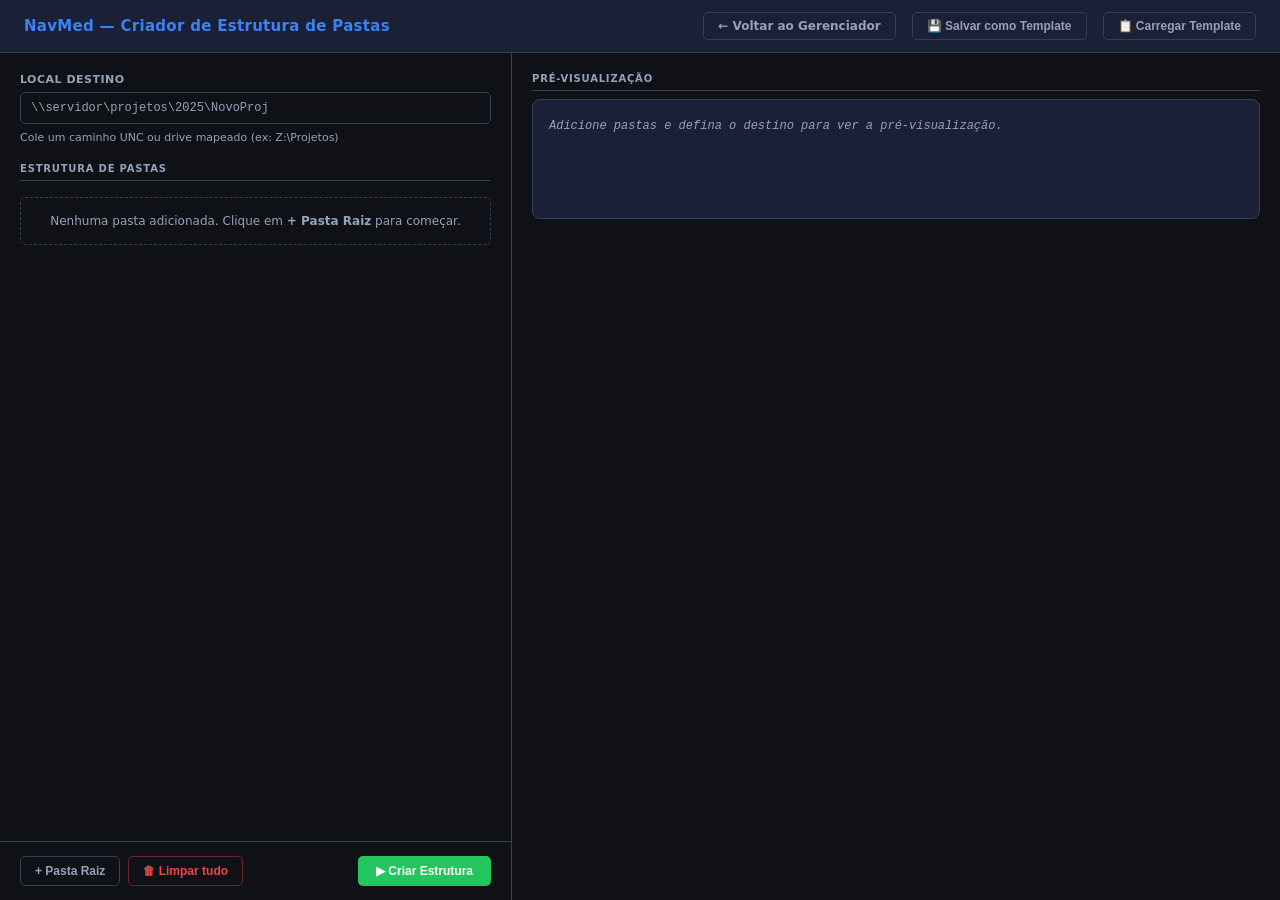
<file: navmed/templates/creator.html>
<!DOCTYPE html>
<html lang="pt-BR">
<head>
  <meta charset="UTF-8">
  <meta name="viewport" content="width=device-width, initial-scale=1">
  <title>NavMed — Criador de Estrutura de Pastas</title>
  <style>
    /* ── CSS Variables (match style.css) ──────────────────────────────────────── */
    :root {
      --bg-deep:    #0f1117;
      --bg-card:    #1a2035;
      --bg-hover:   #1e2944;
      --border:     #334155;
      --accent:     #3b82f6;
      --success:    #22c55e;
      --warning:    #eab308;
      --danger:     #ef4444;
      --text:       #e2e8f0;
      --muted:      #94a3b8;
      --font-mono:  'Courier New', Courier, monospace;
    }

    *, *::before, *::after { box-sizing: border-box; margin: 0; padding: 0; }

    body {
      font-family: system-ui, 'Segoe UI', sans-serif;
      font-size: 13px;
      background: var(--bg-deep);
      color: var(--text);
      min-height: 100vh;
      display: flex;
      flex-direction: column;
    }

    /* ── PAGE HEADER ─────────────────────────────────────────────────────────── */
    #page-header {
      background: var(--bg-card);
      border-bottom: 1px solid var(--border);
      padding: 12px 24px;
      display: flex;
      align-items: center;
      gap: 16px;
      flex-shrink: 0;
    }

    #page-header h1 {
      font-size: 15px;
      font-weight: 800;
      color: var(--accent);
      letter-spacing: 0.3px;
      flex: 1;
    }

    .header-btn {
      padding: 6px 14px;
      font-size: 12px;
      font-weight: 600;
      border-radius: 5px;
      cursor: pointer;
      border: 1px solid var(--border);
      background: transparent;
      color: var(--muted);
      transition: background 0.15s, color 0.15s;
      text-decoration: none;
      display: inline-flex;
      align-items: center;
      gap: 5px;
    }

    .header-btn:hover {
      background: var(--bg-hover);
      color: var(--text);
    }

    .header-btn.back-btn {
      color: var(--muted);
    }

    /* ── MAIN LAYOUT ─────────────────────────────────────────────────────────── */
    #main-layout {
      display: flex;
      flex: 1;
      overflow: hidden;
      height: calc(100vh - 53px);
    }

    /* ── LEFT COLUMN — Builder ───────────────────────────────────────────────── */
    #builder-col {
      width: 40%;
      flex-shrink: 0;
      border-right: 1px solid var(--border);
      display: flex;
      flex-direction: column;
      overflow: hidden;
    }

    #builder-scroll {
      flex: 1;
      overflow-y: auto;
      padding: 20px;
      display: flex;
      flex-direction: column;
      gap: 16px;
    }

    #builder-scroll::-webkit-scrollbar { width: 4px; }
    #builder-scroll::-webkit-scrollbar-track { background: transparent; }
    #builder-scroll::-webkit-scrollbar-thumb { background: var(--border); border-radius: 2px; }

    /* Destination path */
    #dest-section {
      display: flex;
      flex-direction: column;
      gap: 6px;
    }

    #dest-section label {
      font-size: 11px;
      font-weight: 700;
      text-transform: uppercase;
      letter-spacing: 0.5px;
      color: var(--muted);
    }

    #dest-input {
      background: var(--bg-deep);
      border: 1px solid var(--border);
      border-radius: 5px;
      color: var(--text);
      font-size: 12px;
      font-family: var(--font-mono);
      padding: 8px 10px;
      outline: none;
      transition: border-color 0.15s;
      width: 100%;
    }

    #dest-input:focus { border-color: var(--accent); }
    #dest-input::placeholder { color: var(--muted); }

    .dest-hint {
      font-size: 11px;
      color: var(--muted);
      line-height: 1.5;
    }

    /* Section divider */
    .section-label {
      font-size: 10px;
      font-weight: 700;
      text-transform: uppercase;
      letter-spacing: 0.8px;
      color: var(--muted);
      border-bottom: 1px solid var(--border);
      padding-bottom: 6px;
    }

    /* Folder tree builder */
    #folder-builder {
      display: flex;
      flex-direction: column;
      gap: 4px;
      min-height: 40px;
    }

    .folder-item {
      display: flex;
      align-items: center;
      gap: 6px;
      padding: 6px 8px;
      background: var(--bg-card);
      border: 1px solid var(--border);
      border-radius: 5px;
      transition: border-color 0.12s;
    }

    .folder-item:hover {
      border-color: var(--accent);
    }

    .folder-icon {
      font-size: 14px;
      flex-shrink: 0;
    }

    .folder-name-input {
      flex: 1;
      background: transparent;
      border: none;
      border-bottom: 1px solid transparent;
      color: var(--text);
      font-size: 12px;
      font-family: inherit;
      padding: 2px 4px;
      outline: none;
      min-width: 0;
      transition: border-color 0.15s;
    }

    .folder-name-input:focus {
      border-bottom-color: var(--accent);
    }

    .folder-name-input::placeholder { color: var(--muted); }

    .btn-add-child {
      padding: 3px 8px;
      font-size: 11px;
      font-weight: 600;
      background: transparent;
      color: var(--success);
      border: 1px solid var(--success);
      border-radius: 4px;
      cursor: pointer;
      white-space: nowrap;
      flex-shrink: 0;
      transition: background 0.15s;
    }

    .btn-add-child:hover {
      background: rgba(34, 197, 94, 0.12);
    }

    .btn-del-folder {
      width: 24px;
      height: 24px;
      display: flex;
      align-items: center;
      justify-content: center;
      background: transparent;
      border: none;
      border-radius: 4px;
      color: var(--muted);
      font-size: 14px;
      cursor: pointer;
      flex-shrink: 0;
      transition: color 0.1s, background 0.1s;
      padding: 0;
    }

    .btn-del-folder:hover {
      color: var(--danger);
      background: rgba(239, 68, 68, 0.1);
    }

    /* Builder footer actions */
    #builder-footer {
      padding: 14px 20px;
      border-top: 1px solid var(--border);
      display: flex;
      gap: 8px;
      flex-wrap: wrap;
    }

    .btn-primary {
      padding: 7px 16px;
      background: var(--accent);
      color: #fff;
      border: none;
      border-radius: 5px;
      font-size: 12px;
      font-weight: 600;
      cursor: pointer;
      transition: background 0.15s;
    }

    .btn-primary:hover { background: #2563eb; }
    .btn-primary:disabled {
      opacity: 0.5;
      cursor: not-allowed;
    }

    .btn-secondary {
      padding: 7px 14px;
      background: transparent;
      color: var(--muted);
      border: 1px solid var(--border);
      border-radius: 5px;
      font-size: 12px;
      font-weight: 600;
      cursor: pointer;
      transition: background 0.15s, color 0.15s;
    }

    .btn-secondary:hover {
      background: var(--bg-hover);
      color: var(--text);
    }

    .btn-danger {
      padding: 7px 14px;
      background: transparent;
      color: var(--danger);
      border: 1px solid rgba(239, 68, 68, 0.4);
      border-radius: 5px;
      font-size: 12px;
      font-weight: 600;
      cursor: pointer;
      transition: background 0.15s;
    }

    .btn-danger:hover {
      background: rgba(239, 68, 68, 0.1);
    }

    .btn-create {
      padding: 7px 18px;
      background: var(--success);
      color: #fff;
      border: none;
      border-radius: 5px;
      font-size: 12px;
      font-weight: 700;
      cursor: pointer;
      margin-left: auto;
      transition: background 0.15s;
    }

    .btn-create:hover { background: #16a34a; }
    .btn-create:disabled {
      opacity: 0.5;
      cursor: not-allowed;
    }

    /* ── RIGHT COLUMN — Preview ──────────────────────────────────────────────── */
    #preview-col {
      flex: 1;
      display: flex;
      flex-direction: column;
      overflow: hidden;
    }

    #preview-scroll {
      flex: 1;
      overflow-y: auto;
      padding: 20px;
      display: flex;
      flex-direction: column;
      gap: 20px;
    }

    #preview-scroll::-webkit-scrollbar { width: 4px; }
    #preview-scroll::-webkit-scrollbar-track { background: transparent; }
    #preview-scroll::-webkit-scrollbar-thumb { background: var(--border); border-radius: 2px; }

    /* Preview tree block */
    #tree-preview-block {
      display: flex;
      flex-direction: column;
      gap: 8px;
    }

    #tree-preview {
      background: var(--bg-card);
      border: 1px solid var(--border);
      border-radius: 8px;
      padding: 16px;
      font-family: var(--font-mono);
      font-size: 12px;
      line-height: 1.7;
      white-space: pre;
      color: var(--text);
      min-height: 120px;
      overflow-x: auto;
    }

    #tree-preview .preview-dest {
      color: var(--accent);
      font-weight: 700;
    }

    #tree-preview .preview-folder {
      color: var(--text);
    }

    #tree-preview .preview-placeholder {
      color: var(--muted);
      font-style: italic;
    }

    /* Results block */
    #results-block {
      display: none;
      flex-direction: column;
      gap: 8px;
    }

    #results-list {
      background: var(--bg-card);
      border: 1px solid var(--border);
      border-radius: 8px;
      padding: 12px;
      display: flex;
      flex-direction: column;
      gap: 4px;
      max-height: 240px;
      overflow-y: auto;
    }

    .result-item {
      font-family: var(--font-mono);
      font-size: 11px;
      padding: 3px 0;
      display: flex;
      align-items: baseline;
      gap: 6px;
    }

    .result-item.result-ok { color: var(--success); }
    .result-item.result-err { color: var(--danger); }

    .result-icon { flex-shrink: 0; }

    .result-path {
      word-break: break-all;
      flex: 1;
    }

    .result-error-msg {
      color: var(--muted);
      font-size: 10px;
      margin-left: 4px;
    }

    /* Add to manager block */
    #add-manager-block {
      display: none;
      background: var(--bg-card);
      border: 1px solid var(--border);
      border-radius: 8px;
      padding: 16px;
      flex-direction: column;
      gap: 12px;
    }

    #add-manager-block .block-title {
      font-size: 11px;
      font-weight: 700;
      text-transform: uppercase;
      letter-spacing: 0.6px;
      color: var(--muted);
    }

    #add-manager-block .mgr-fields {
      display: flex;
      align-items: center;
      gap: 10px;
      flex-wrap: wrap;
    }

    .mgr-field-group {
      display: flex;
      flex-direction: column;
      gap: 4px;
    }

    .mgr-field-group label {
      font-size: 10px;
      font-weight: 600;
      text-transform: uppercase;
      letter-spacing: 0.5px;
      color: var(--muted);
    }

    .mgr-input {
      background: var(--bg-deep);
      border: 1px solid var(--border);
      border-radius: 5px;
      color: var(--text);
      font-size: 12px;
      font-family: inherit;
      padding: 6px 10px;
      outline: none;
      transition: border-color 0.15s;
    }

    .mgr-input:focus { border-color: var(--accent); }
    .mgr-input::placeholder { color: var(--muted); }

    #input-mgr-label { width: 200px; }
    #input-mgr-icon  { width: 60px; }

    .btn-add-mgr {
      padding: 7px 16px;
      background: var(--accent);
      color: #fff;
      border: none;
      border-radius: 5px;
      font-size: 12px;
      font-weight: 700;
      cursor: pointer;
      transition: background 0.15s;
      align-self: flex-end;
      white-space: nowrap;
    }

    .btn-add-mgr:hover { background: #2563eb; }
    .btn-add-mgr:disabled {
      opacity: 0.5;
      cursor: not-allowed;
    }

    /* ── TEMPLATE MODAL ──────────────────────────────────────────────────────── */
    #template-modal-overlay {
      position: fixed;
      inset: 0;
      background: rgba(0,0,0,0.65);
      display: none;
      align-items: center;
      justify-content: center;
      z-index: 1000;
      backdrop-filter: blur(2px);
    }

    #template-modal-overlay.open {
      display: flex;
    }

    #template-modal {
      background: var(--bg-card);
      border: 1px solid var(--border);
      border-radius: 10px;
      width: 400px;
      max-width: 95vw;
      box-shadow: 0 20px 60px rgba(0,0,0,0.5);
      display: flex;
      flex-direction: column;
    }

    .tpl-modal-header {
      display: flex;
      align-items: center;
      justify-content: space-between;
      padding: 14px 18px;
      border-bottom: 1px solid var(--border);
    }

    .tpl-modal-title {
      font-size: 14px;
      font-weight: 700;
    }

    .tpl-modal-close {
      background: transparent;
      border: none;
      color: var(--muted);
      font-size: 20px;
      cursor: pointer;
      line-height: 1;
      padding: 0 4px;
      transition: color 0.1s;
    }

    .tpl-modal-close:hover { color: var(--text); }

    .tpl-modal-body {
      padding: 18px;
      display: flex;
      flex-direction: column;
      gap: 14px;
    }

    .tpl-input {
      background: var(--bg-deep);
      border: 1px solid var(--border);
      border-radius: 5px;
      color: var(--text);
      font-size: 12px;
      font-family: inherit;
      padding: 7px 10px;
      outline: none;
      transition: border-color 0.15s;
      width: 100%;
    }

    .tpl-input:focus { border-color: var(--accent); }
    .tpl-input::placeholder { color: var(--muted); }

    .tpl-list {
      display: flex;
      flex-direction: column;
      gap: 4px;
      max-height: 200px;
      overflow-y: auto;
    }

    .tpl-list-item {
      display: flex;
      align-items: center;
      justify-content: space-between;
      padding: 8px 10px;
      background: var(--bg-deep);
      border: 1px solid var(--border);
      border-radius: 5px;
      cursor: pointer;
      transition: border-color 0.12s, background 0.12s;
    }

    .tpl-list-item:hover {
      border-color: var(--accent);
      background: var(--bg-hover);
    }

    .tpl-list-item-name {
      font-size: 12px;
      font-weight: 500;
    }

    .tpl-del-btn {
      background: transparent;
      border: none;
      color: var(--muted);
      font-size: 13px;
      cursor: pointer;
      padding: 0 4px;
      border-radius: 3px;
      transition: color 0.1s;
      flex-shrink: 0;
    }

    .tpl-del-btn:hover { color: var(--danger); }

    .tpl-empty {
      font-size: 12px;
      color: var(--muted);
      text-align: center;
      padding: 16px;
    }

    .tpl-modal-footer {
      display: flex;
      justify-content: flex-end;
      gap: 10px;
      padding: 14px 18px;
      border-top: 1px solid var(--border);
    }

    /* ── TOAST ───────────────────────────────────────────────────────────────── */
    #toast {
      position: fixed;
      bottom: 24px;
      right: 24px;
      background: var(--bg-card);
      border: 1px solid var(--border);
      border-radius: 8px;
      padding: 10px 18px;
      font-size: 13px;
      font-weight: 600;
      color: var(--text);
      box-shadow: 0 8px 24px rgba(0,0,0,0.4);
      z-index: 2000;
      display: none;
      align-items: center;
      gap: 8px;
      max-width: 320px;
      transition: opacity 0.3s;
    }

    #toast.show { display: flex; }
    #toast.toast-success { border-color: var(--success); color: var(--success); }
    #toast.toast-error   { border-color: var(--danger);  color: var(--danger); }

    /* ── EMPTY STATE ─────────────────────────────────────────────────────────── */
    .builder-empty {
      color: var(--muted);
      font-size: 12px;
      text-align: center;
      padding: 16px;
      border: 1px dashed var(--border);
      border-radius: 5px;
    }

    /* ── LOADING OVERLAY ─────────────────────────────────────────────────────── */
    #loading-overlay {
      position: fixed;
      inset: 0;
      background: rgba(0,0,0,0.45);
      display: none;
      align-items: center;
      justify-content: center;
      z-index: 900;
    }

    #loading-overlay.show { display: flex; }

    .loading-spinner {
      width: 40px;
      height: 40px;
      border: 3px solid var(--border);
      border-top-color: var(--accent);
      border-radius: 50%;
      animation: spin 0.7s linear infinite;
    }

    @keyframes spin {
      to { transform: rotate(360deg); }
    }
  </style>
</head>
<body>

  <!-- ── PAGE HEADER ──────────────────────────────────────────────────────────── -->
  <div id="page-header">
    <h1>NavMed — Criador de Estrutura de Pastas</h1>
    <a href="/" class="header-btn back-btn">← Voltar ao Gerenciador</a>
    <button class="header-btn" id="btn-save-template">💾 Salvar como Template</button>
    <button class="header-btn" id="btn-load-template">📋 Carregar Template</button>
  </div>

  <!-- ── MAIN LAYOUT ─────────────────────────────────────────────────────────── -->
  <div id="main-layout">

    <!-- ── LEFT COLUMN — Builder ─────────────────────────────────────────────── -->
    <div id="builder-col">
      <div id="builder-scroll">

        <!-- Destination path -->
        <div id="dest-section">
          <label for="dest-input">Local destino</label>
          <input type="text" id="dest-input" placeholder="\\servidor\projetos\2025\NovoProj"
                 oninput="onDestChange()" autocomplete="off" spellcheck="false">
          <div class="dest-hint">
            Cole um caminho UNC ou drive mapeado (ex: Z:\Projetos)
          </div>
        </div>

        <!-- Tree builder -->
        <div class="section-label">Estrutura de pastas</div>
        <div id="folder-builder">
          <div class="builder-empty">Nenhuma pasta adicionada. Clique em <strong>+ Pasta Raiz</strong> para começar.</div>
        </div>

      </div>

      <!-- Footer actions -->
      <div id="builder-footer">
        <button class="btn-secondary" onclick="addRootFolder()">+ Pasta Raiz</button>
        <button class="btn-danger" onclick="clearAll()">🗑 Limpar tudo</button>
        <button class="btn-create" id="btn-criar" onclick="createStructure()">▶ Criar Estrutura</button>
      </div>
    </div>

    <!-- ── RIGHT COLUMN — Preview ─────────────────────────────────────────────── -->
    <div id="preview-col">
      <div id="preview-scroll">

        <!-- Tree Preview -->
        <div id="tree-preview-block">
          <div class="section-label">Pré-visualização</div>
          <div id="tree-preview"><span class="preview-placeholder">Adicione pastas e defina o destino para ver a pré-visualização.</span></div>
        </div>

        <!-- Results (shown after creation) -->
        <div id="results-block">
          <div class="section-label">Resultado da criação</div>
          <div id="results-list"></div>
        </div>

        <!-- Add to manager (shown after partial/full success) -->
        <div id="add-manager-block">
          <div class="block-title">Adicionar ao Gerenciador?</div>
          <div class="mgr-fields">
            <div class="mgr-field-group">
              <label for="input-mgr-label">Label</label>
              <input type="text" id="input-mgr-label" class="mgr-input" placeholder="Nome do grupo" autocomplete="off">
            </div>
            <div class="mgr-field-group">
              <label for="input-mgr-icon">Ícone</label>
              <input type="text" id="input-mgr-icon" class="mgr-input" placeholder="📁" maxlength="4">
            </div>
            <button class="btn-add-mgr" id="btn-add-to-mgr" onclick="addToManager()">✅ Adicionar ao Gerenciador</button>
          </div>
        </div>

      </div>
    </div>

  </div>

  <!-- ── TEMPLATE MODAL ─────────────────────────────────────────────────────── -->
  <div id="template-modal-overlay">
    <div id="template-modal">
      <div class="tpl-modal-header">
        <span class="tpl-modal-title" id="tpl-modal-title">Templates</span>
        <button class="tpl-modal-close" onclick="closeTemplateModal()">&times;</button>
      </div>
      <div class="tpl-modal-body" id="tpl-modal-body">
        <!-- populated by JS -->
      </div>
      <div class="tpl-modal-footer">
        <button class="btn-secondary" onclick="closeTemplateModal()">Fechar</button>
      </div>
    </div>
  </div>

  <!-- ── LOADING OVERLAY ────────────────────────────────────────────────────── -->
  <div id="loading-overlay">
    <div class="loading-spinner"></div>
  </div>

  <!-- ── TOAST ──────────────────────────────────────────────────────────────── -->
  <div id="toast"></div>

  <!-- ── JAVASCRIPT ─────────────────────────────────────────────────────────── -->
  <script>
    // ── Data Model ──────────────────────────────────────────────────────────────
    let folderTree = [];   // [{id, name, children: [...]}]
    let destPath = '';
    let _toastTimer = null;

    // ── ID Generator ────────────────────────────────────────────────────────────
    function generateId() {
      return 'f' + Math.random().toString(36).slice(2, 10) + Date.now().toString(36);
    }

    // ── Tree Mutations ──────────────────────────────────────────────────────────
    function addRootFolder() {
      folderTree.push({ id: generateId(), name: '', children: [] });
      renderAll();
    }

    function addChild(parentId) {
      const parent = findNode(folderTree, parentId);
      if (parent) {
        parent.children.push({ id: generateId(), name: '', children: [] });
        renderAll();
      }
    }

    function removeFolder(id) {
      folderTree = removeNode(folderTree, id);
      renderAll();
    }

    function clearAll() {
      folderTree = [];
      renderAll();
    }

    // ── Tree Helpers ─────────────────────────────────────────────────────────────
    function findNode(nodes, id) {
      for (const n of nodes) {
        if (n.id === id) return n;
        const found = findNode(n.children, id);
        if (found) return found;
      }
      return null;
    }

    function removeNode(nodes, id) {
      return nodes
        .filter(n => n.id !== id)
        .map(n => ({ ...n, children: removeNode(n.children, id) }));
    }

    function updateNodeName(id, name) {
      const node = findNode(folderTree, id);
      if (node) {
        node.name = name;
        renderPreview();   // live update preview only (no re-render builder to keep focus)
      }
    }

    // ── Flat list for preview ────────────────────────────────────────────────────
    function buildFlatList(nodes, basePath, level = 0) {
      const result = [];
      for (const node of nodes) {
        const name = node.name.trim() || '(sem nome)';
        const path = basePath ? basePath + '\\' + name : name;
        result.push({ path, name, level });
        result.push(...buildFlatList(node.children, path, level + 1));
      }
      return result;
    }

    // ── Render Builder ───────────────────────────────────────────────────────────
    function renderBuilder() {
      const container = document.getElementById('folder-builder');
      container.innerHTML = '';

      if (folderTree.length === 0) {
        container.innerHTML = '<div class="builder-empty">Nenhuma pasta adicionada. Clique em <strong>+ Pasta Raiz</strong> para começar.</div>';
        return;
      }

      function renderNodes(nodes, level) {
        for (const node of nodes) {
          const indent = level * 20;
          const item = document.createElement('div');
          item.className = 'folder-item';
          item.style.marginLeft = indent + 'px';
          item.dataset.id = node.id;

          const icon = document.createElement('span');
          icon.className = 'folder-icon';
          icon.textContent = '📁';

          const nameInput = document.createElement('input');
          nameInput.type = 'text';
          nameInput.className = 'folder-name-input';
          nameInput.placeholder = 'Nome da pasta';
          nameInput.value = node.name;
          nameInput.setAttribute('data-id', node.id);
          nameInput.addEventListener('input', function () {
            updateNodeName(node.id, this.value);
          });

          const addChildBtn = document.createElement('button');
          addChildBtn.className = 'btn-add-child';
          addChildBtn.textContent = '+ Subpasta';
          addChildBtn.addEventListener('click', function () {
            // Flush current input value before adding child
            node.name = nameInput.value;
            addChild(node.id);
          });

          const delBtn = document.createElement('button');
          delBtn.className = 'btn-del-folder';
          delBtn.title = 'Remover esta pasta e filhas';
          delBtn.textContent = '🗑';
          delBtn.addEventListener('click', function () {
            removeFolder(node.id);
          });

          item.appendChild(icon);
          item.appendChild(nameInput);
          item.appendChild(addChildBtn);
          item.appendChild(delBtn);
          container.appendChild(item);

          if (node.children.length > 0) {
            renderNodes(node.children, level + 1);
          }
        }
      }

      renderNodes(folderTree, 0);
    }

    // ── Render Preview ───────────────────────────────────────────────────────────
    function renderPreview() {
      const preview = document.getElementById('tree-preview');
      const dest = destPath.trim();

      if (folderTree.length === 0 && !dest) {
        preview.innerHTML = '<span class="preview-placeholder">Adicione pastas e defina o destino para ver a pré-visualização.</span>';
        return;
      }

      const lines = [];

      // Root line
      const destDisplay = dest || '(destino não definido)';
      lines.push({ text: '📂 ' + destDisplay, cls: dest ? 'preview-dest' : 'preview-placeholder' });

      function renderTree(nodes, prefix) {
        for (let i = 0; i < nodes.length; i++) {
          const node = nodes[i];
          const isLast = i === nodes.length - 1;
          const connector = isLast ? '└─' : '├─';
          const name = node.name.trim() || '(sem nome)';
          lines.push({ text: prefix + connector + ' 📁 ' + name, cls: 'preview-folder' });
          const childPrefix = prefix + (isLast ? '   ' : '│  ');
          if (node.children.length > 0) {
            renderTree(node.children, childPrefix);
          }
        }
      }

      renderTree(folderTree, '  ');

      preview.innerHTML = lines.map(l =>
        '<span class="' + l.cls + '">' + escapeHtml(l.text) + '</span>'
      ).join('\n');
    }

    // ── HTML Escape ──────────────────────────────────────────────────────────────
    function escapeHtml(str) {
      return str
        .replace(/&/g, '&amp;')
        .replace(/</g, '&lt;')
        .replace(/>/g, '&gt;');
    }

    // ── Render All ───────────────────────────────────────────────────────────────
    function renderAll() {
      renderBuilder();
      renderPreview();
    }

    // ── Destination change ───────────────────────────────────────────────────────
    function onDestChange() {
      destPath = document.getElementById('dest-input').value;
      renderPreview();
    }

    // ── Collect tree state from live inputs ──────────────────────────────────────
    function collectTreeFromInputs() {
      // Sync all input values back to folderTree before sending
      const inputs = document.querySelectorAll('.folder-name-input');
      inputs.forEach(inp => {
        const id = inp.getAttribute('data-id');
        const node = findNode(folderTree, id);
        if (node) node.name = inp.value;
      });
    }

    // ── Create Structure ─────────────────────────────────────────────────────────
    async function createStructure() {
      collectTreeFromInputs();

      const dest = destPath.trim();
      if (!dest) {
        showToast('Defina o caminho de destino antes de criar.', 'error');
        document.getElementById('dest-input').focus();
        return;
      }

      if (folderTree.length === 0) {
        showToast('Adicione ao menos uma pasta antes de criar.', 'error');
        return;
      }

      // Check at least one non-empty name
      const flat = buildFlatList(folderTree, '');
      const hasNamed = flat.some(f => f.name !== '(sem nome)');
      if (!hasNamed) {
        showToast('Dê um nome para ao menos uma pasta.', 'error');
        return;
      }

      setLoading(true);
      document.getElementById('btn-criar').disabled = true;

      try {
        const resp = await fetch('/api/mkdir', {
          method: 'POST',
          headers: { 'Content-Type': 'application/json' },
          body: JSON.stringify({
            base_path: dest,
            tree: folderTree,
            add_to_manager: false
          })
        });

        const data = await resp.json();

        if (!resp.ok || data.ok === false) {
          showToast('Erro: ' + (data.error || 'falha na criação'), 'error');
          return;
        }

        renderResults(data.results || []);

        const anyCreated = (data.results || []).some(r => r.created);
        if (anyCreated) {
          showAddToManager();
        }

        showToast('Estrutura criada!', 'success');

      } catch (err) {
        showToast('Erro de rede: ' + err.message, 'error');
      } finally {
        setLoading(false);
        document.getElementById('btn-criar').disabled = false;
      }
    }

    // ── Render Results ───────────────────────────────────────────────────────────
    function renderResults(results) {
      const block = document.getElementById('results-block');
      const list = document.getElementById('results-list');

      block.style.display = 'flex';
      list.innerHTML = '';

      if (results.length === 0) {
        list.innerHTML = '<div class="tpl-empty">Nenhuma pasta processada.</div>';
        return;
      }

      for (const r of results) {
        const item = document.createElement('div');
        item.className = 'result-item ' + (r.created ? 'result-ok' : 'result-err');

        const icon = document.createElement('span');
        icon.className = 'result-icon';
        icon.textContent = r.created ? '✅' : '❌';

        const pathSpan = document.createElement('span');
        pathSpan.className = 'result-path';
        pathSpan.textContent = r.path;

        item.appendChild(icon);
        item.appendChild(pathSpan);

        if (!r.created && r.error) {
          const errSpan = document.createElement('span');
          errSpan.className = 'result-error-msg';
          errSpan.textContent = '— ' + r.error;
          item.appendChild(errSpan);
        }

        list.appendChild(item);
      }
    }

    // ── Show Add-to-Manager section ──────────────────────────────────────────────
    function showAddToManager() {
      const block = document.getElementById('add-manager-block');
      block.style.display = 'flex';
      document.getElementById('btn-add-to-mgr').disabled = false;

      // Pre-fill label from dest path basename
      const labelInput = document.getElementById('input-mgr-label');
      if (!labelInput.value) {
        const parts = destPath.replace(/\\/g, '/').split('/').filter(Boolean);
        labelInput.value = parts[parts.length - 1] || '';
      }
      const iconInput = document.getElementById('input-mgr-icon');
      if (!iconInput.value) iconInput.value = '📁';
    }

    // ── Add to Manager ───────────────────────────────────────────────────────────

    function buildChildrenEntries(nodes, basePath) {
      return nodes.map(n => {
        const fullPath = basePath + '\\' + (n.name || 'Sem nome');
        return {
          id: generateId(),
          label: n.name || 'Sem nome',
          type: 'folder',
          path: fullPath,
          notes: '',
          pinned: false,
          children: buildChildrenEntries(n.children || [], fullPath)
        };
      });
    }

    function buildConfigEntry(nodes, label, icon, basePath) {
      return {
        id: generateId(),
        label: label,
        type: 'group',
        icon: icon || '📁',
        children: nodes.map(n => {
          const fullPath = basePath + '\\' + (n.name || 'Sem nome');
          return {
            id: generateId(),
            label: n.name || 'Sem nome',
            type: 'folder',
            path: fullPath,
            notes: '',
            pinned: false,
            children: buildChildrenEntries(n.children || [], fullPath)
          };
        })
      };
    }

    async function addToManager() {
      collectTreeFromInputs();

      const label = document.getElementById('input-mgr-label').value.trim();
      const icon  = document.getElementById('input-mgr-icon').value.trim() || '📁';
      const dest  = destPath.trim();

      document.getElementById('btn-add-to-mgr').disabled = true;
      setLoading(true);

      try {
        // 1. Fetch current config
        const getResp = await fetch('/api/config');
        if (!getResp.ok) {
          const err = await getResp.json().catch(() => ({}));
          showToast('Erro ao ler config: ' + (err.error || getResp.status), 'error');
          document.getElementById('btn-add-to-mgr').disabled = false;
          return;
        }
        const config = await getResp.json();

        // 2. Build new group entry from the already-created folderTree
        const newEntry = buildConfigEntry(folderTree, label, icon, dest);

        // 3. Append to config tree
        if (!Array.isArray(config.tree)) config.tree = [];
        config.tree.push(newEntry);

        // 4. Save updated config
        const postResp = await fetch('/api/config', {
          method: 'POST',
          headers: { 'Content-Type': 'application/json' },
          body: JSON.stringify(config)
        });

        const data = await postResp.json().catch(() => ({}));

        if (!postResp.ok || data.ok === false) {
          showToast('Erro ao salvar config: ' + (data.error || 'falha'), 'error');
          document.getElementById('btn-add-to-mgr').disabled = false;
          return;
        }

        // 5. Success — keep button disabled to prevent duplicate entries
        showToast('Adicionado ao Gerenciador!', 'success');

      } catch (err) {
        showToast('Erro de rede: ' + err.message, 'error');
        document.getElementById('btn-add-to-mgr').disabled = false;
      } finally {
        setLoading(false);
      }
    }

    // ── Template System ──────────────────────────────────────────────────────────
    const TEMPLATE_KEY = 'navmed_templates';

    function getTemplates() {
      try {
        return JSON.parse(localStorage.getItem(TEMPLATE_KEY) || '[]');
      } catch { return []; }
    }

    function saveTemplates(list) {
      localStorage.setItem(TEMPLATE_KEY, JSON.stringify(list));
    }

    function openSaveTemplateModal() {
      const name = prompt('Nome do template:');
      if (!name || !name.trim()) return;

      collectTreeFromInputs();

      const templates = getTemplates();
      const existing = templates.findIndex(t => t.name === name.trim());
      const entry = { name: name.trim(), tree: JSON.parse(JSON.stringify(folderTree)) };

      if (existing >= 0) {
        if (!confirm('Template "' + name.trim() + '" já existe. Substituir?')) return;
        templates[existing] = entry;
      } else {
        templates.push(entry);
      }

      saveTemplates(templates);
      showToast('Template "' + name.trim() + '" salvo!', 'success');
    }

    function openLoadTemplateModal() {
      const templates = getTemplates();
      const overlay = document.getElementById('template-modal-overlay');
      const body = document.getElementById('tpl-modal-body');
      document.getElementById('tpl-modal-title').textContent = 'Carregar Template';

      body.innerHTML = '';

      if (templates.length === 0) {
        body.innerHTML = '<div class="tpl-empty">Nenhum template salvo ainda.</div>';
      } else {
        const list = document.createElement('div');
        list.className = 'tpl-list';

        for (let i = 0; i < templates.length; i++) {
          const tpl = templates[i];
          const item = document.createElement('div');
          item.className = 'tpl-list-item';

          const nameSpan = document.createElement('span');
          nameSpan.className = 'tpl-list-item-name';
          nameSpan.textContent = tpl.name;

          const delBtn = document.createElement('button');
          delBtn.className = 'tpl-del-btn';
          delBtn.textContent = '🗑';
          delBtn.title = 'Excluir template';
          delBtn.addEventListener('click', function (e) {
            e.stopPropagation();
            if (!confirm('Excluir template "' + tpl.name + '"?')) return;
            const all = getTemplates().filter(t => t.name !== tpl.name);
            saveTemplates(all);
            closeTemplateModal();
            showToast('Template excluído.', 'success');
          });

          item.addEventListener('click', function () {
            loadTemplate(tpl);
            closeTemplateModal();
          });

          item.appendChild(nameSpan);
          item.appendChild(delBtn);
          list.appendChild(item);
        }

        body.appendChild(list);
      }

      overlay.classList.add('open');
    }

    function loadTemplate(tpl) {
      // Deep-clone the tree and re-assign fresh IDs to avoid collisions
      function cloneNodes(nodes) {
        return nodes.map(n => ({
          id: generateId(),
          name: n.name,
          children: cloneNodes(n.children || [])
        }));
      }
      folderTree = cloneNodes(tpl.tree || []);
      renderAll();
      showToast('Template "' + tpl.name + '" carregado!', 'success');
    }

    function closeTemplateModal() {
      document.getElementById('template-modal-overlay').classList.remove('open');
    }

    // ── UI Helpers ───────────────────────────────────────────────────────────────
    function setLoading(show) {
      const overlay = document.getElementById('loading-overlay');
      overlay.classList.toggle('show', show);
    }

    function showToast(msg, type = 'success') {
      const el = document.getElementById('toast');
      el.textContent = msg;
      el.className = 'show toast-' + type;
      if (_toastTimer) clearTimeout(_toastTimer);
      _toastTimer = setTimeout(() => {
        el.className = '';
      }, 3500);
    }

    // ── Event Listeners ──────────────────────────────────────────────────────────
    document.getElementById('btn-save-template').addEventListener('click', function () {
      collectTreeFromInputs();
      if (folderTree.length === 0) {
        showToast('Adicione pastas antes de salvar um template.', 'error');
        return;
      }
      openSaveTemplateModal();
    });

    document.getElementById('btn-load-template').addEventListener('click', openLoadTemplateModal);

    // Close modal on overlay click
    document.getElementById('template-modal-overlay').addEventListener('click', function (e) {
      if (e.target === this) closeTemplateModal();
    });

    // ── Initial Render ───────────────────────────────────────────────────────────
    renderAll();
  </script>

</body>
</html>
</file>
